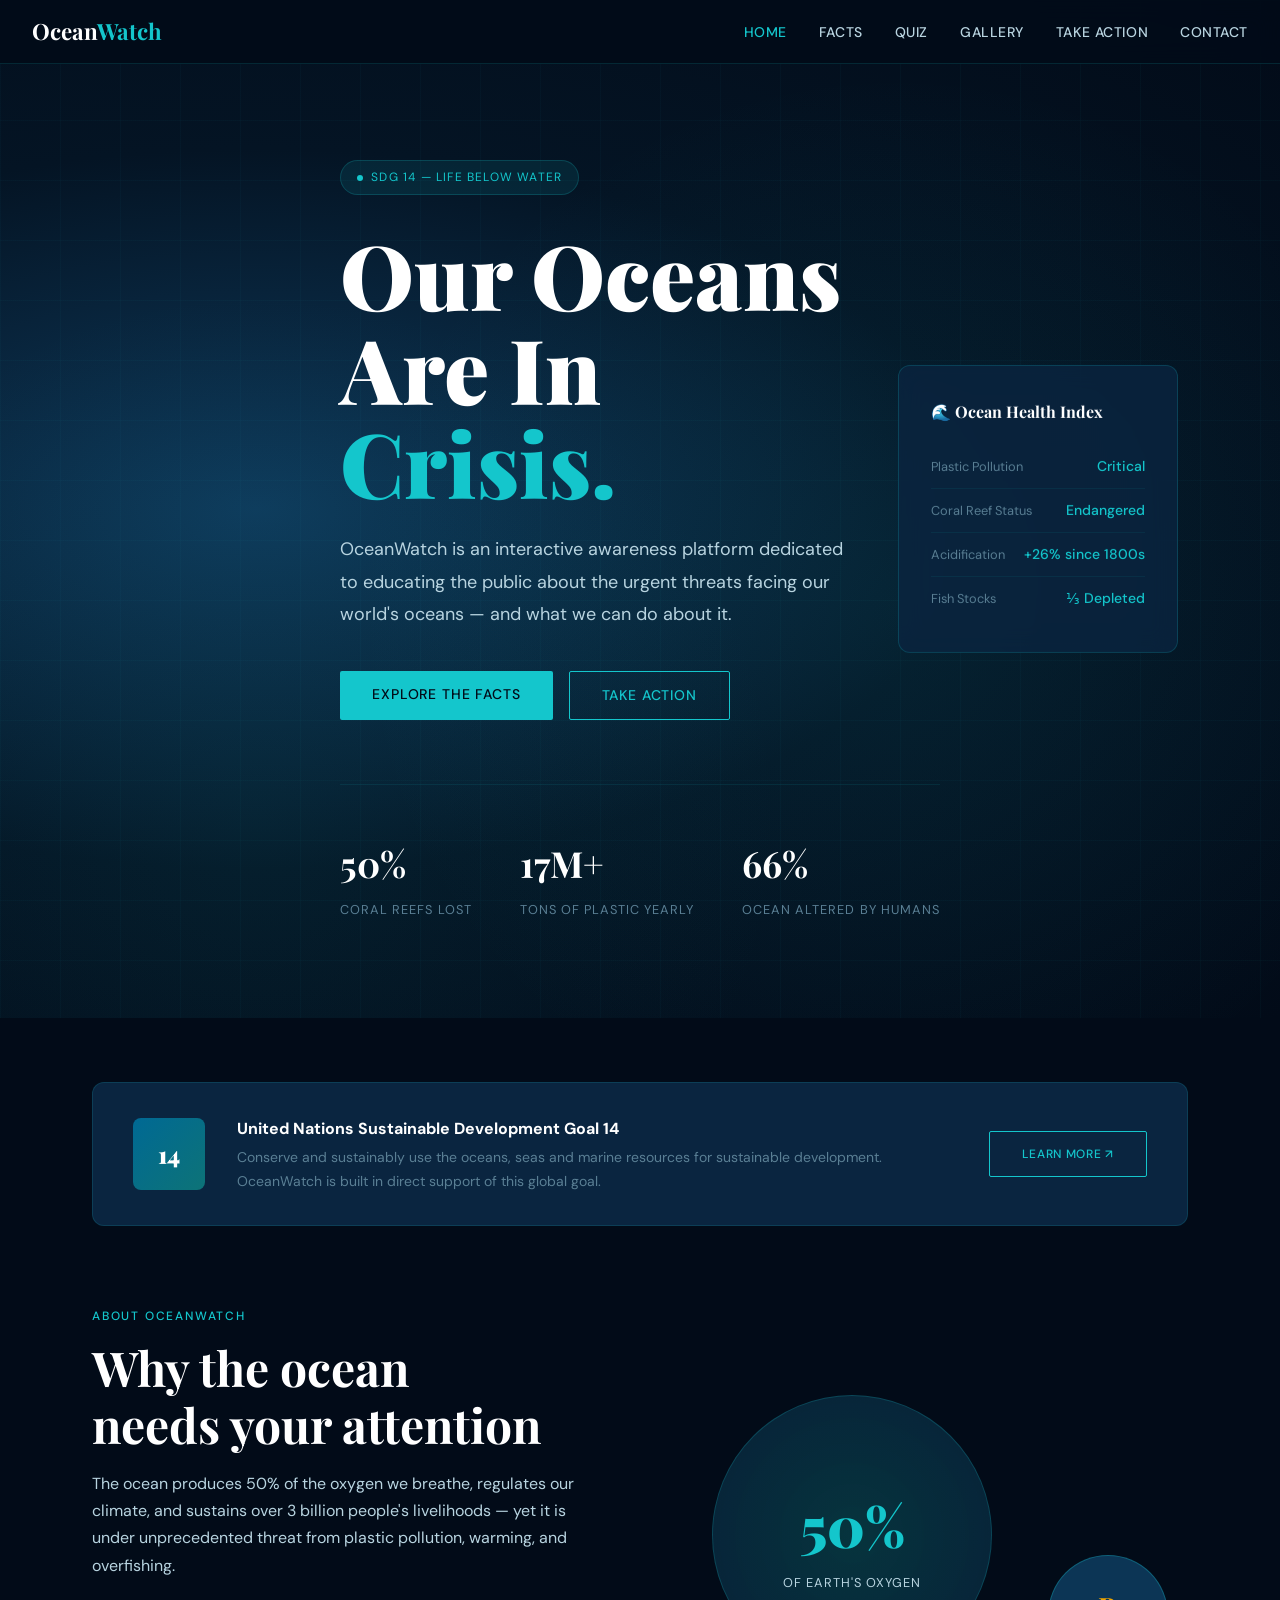
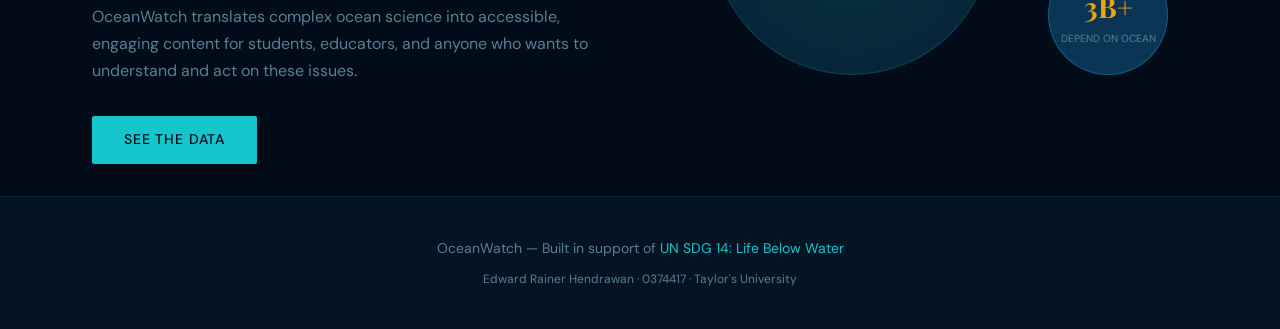
<file: index.html>
<!DOCTYPE html>
<html lang="en">
<head>
  <meta charset="UTF-8">
  <meta name="viewport" content="width=device-width, initial-scale=1.0">
  <title>OceanWatch — Life Below Water</title>
  <link rel="stylesheet" href="style.css">
  <style>
    .hero {
      min-height: 100vh;
      display: flex;
      align-items: center;
      position: relative;
      overflow: hidden;
      background: radial-gradient(ellipse at 20% 50%, #0e3a5c 0%, #041424 50%, #020b18 100%);
    }

    .hero::before {
      content: '';
      position: absolute;
      inset: 0;
      background:
        radial-gradient(circle at 70% 60%, rgba(20,198,204,0.08) 0%, transparent 50%),
        radial-gradient(circle at 20% 80%, rgba(13,115,119,0.12) 0%, transparent 40%);
    }

    .hero-grid {
      position: absolute;
      inset: 0;
      background-image:
        linear-gradient(rgba(20,198,204,0.03) 1px, transparent 1px),
        linear-gradient(90deg, rgba(20,198,204,0.03) 1px, transparent 1px);
      background-size: 60px 60px;
    }

    .hero-content {
      position: relative;
      z-index: 2;
      padding-top: 64px;
    }

    .hero-eyebrow {
      display: inline-flex;
      align-items: center;
      gap: 0.5rem;
      background: rgba(20,198,204,0.1);
      border: 1px solid rgba(20,198,204,0.2);
      padding: 0.4rem 1rem;
      border-radius: 100px;
      font-size: 0.75rem;
      letter-spacing: 0.1em;
      text-transform: uppercase;
      color: var(--glow);
      margin-bottom: 2rem;
    }

    .hero-eyebrow::before {
      content: '';
      width: 6px; height: 6px;
      background: var(--glow);
      border-radius: 50%;
      animation: pulse 2s infinite;
    }

    @keyframes pulse {
      0%, 100% { opacity: 1; transform: scale(1); }
      50% { opacity: 0.4; transform: scale(0.8); }
    }

    .hero h1 {
      font-family: 'Playfair Display', serif;
      font-size: clamp(3rem, 7vw, 6rem);
      font-weight: 900;
      color: var(--white);
      line-height: 1.05;
      margin-bottom: 1.5rem;
    }

    .hero h1 em {
      font-style: normal;
      color: var(--glow);
      display: block;
    }

    .hero-desc {
      font-size: 1.125rem;
      color: var(--text);
      max-width: 520px;
      margin-bottom: 2.5rem;
      line-height: 1.8;
    }

    .hero-btns { display: flex; gap: 1rem; flex-wrap: wrap; }

    .hero-stats {
      display: flex;
      gap: 3rem;
      margin-top: 4rem;
      padding-top: 3rem;
      border-top: 1px solid rgba(20,198,204,0.1);
    }

    .hero-stat-num {
      font-family: 'Playfair Display', serif;
      font-size: 2.25rem;
      font-weight: 700;
      color: var(--white);
      display: block;
    }

    .hero-stat-label {
      font-size: 0.8rem;
      color: var(--muted);
      text-transform: uppercase;
      letter-spacing: 0.08em;
    }

    .floating-card {
      position: absolute;
      right: 8%;
      top: 50%;
      transform: translateY(-50%);
      background: rgba(10, 37, 64, 0.8);
      border: 1px solid rgba(20,198,204,0.2);
      backdrop-filter: blur(12px);
      border-radius: 12px;
      padding: 2rem;
      width: 280px;
      animation: float 4s ease-in-out infinite;
    }

    .floating-card h3 {
      font-family: 'Playfair Display', serif;
      color: var(--white);
      font-size: 1rem;
      margin-bottom: 1.25rem;
    }

    .card-stat {
      display: flex;
      justify-content: space-between;
      align-items: center;
      padding: 0.6rem 0;
      border-bottom: 1px solid rgba(20,198,204,0.08);
    }

    .card-stat:last-child { border-bottom: none; }
    .card-stat-label { font-size: 0.8rem; color: var(--muted); }
    .card-stat-val { font-size: 0.875rem; color: var(--glow); font-weight: 500; }

    /* SDG BANNER */
    .sdg-banner {
      background: var(--ocean);
      border: 1px solid rgba(20,198,204,0.15);
      border-radius: 12px;
      padding: 2rem 2.5rem;
      display: flex;
      align-items: center;
      gap: 2rem;
      margin: 0 0 5rem;
    }

    .sdg-badge {
      flex-shrink: 0;
      width: 72px; height: 72px;
      background: linear-gradient(135deg, #006994, #0d7377);
      border-radius: 8px;
      display: flex;
      align-items: center;
      justify-content: center;
      font-family: 'Playfair Display', serif;
      font-size: 1.5rem;
      font-weight: 900;
      color: white;
    }

    .sdg-text h3 { color: var(--white); font-size: 1rem; margin-bottom: 0.25rem; }
    .sdg-text p { font-size: 0.875rem; color: var(--muted); }

    /* ABOUT SECTION */
    .about-grid {
      display: grid;
      grid-template-columns: 1fr 1fr;
      gap: 4rem;
      align-items: center;
    }

    .about-visual {
      position: relative;
      height: 360px;
    }

    .about-circle {
      position: absolute;
      border-radius: 50%;
    }

    .circle-1 {
      width: 280px; height: 280px;
      background: radial-gradient(circle, rgba(13,115,119,0.4), rgba(10,37,64,0.8));
      border: 1px solid rgba(20,198,204,0.2);
      top: 40px; left: 40px;
      display: flex;
      align-items: center;
      justify-content: center;
      flex-direction: column;
      text-align: center;
    }

    .circle-1 span:first-child {
      font-family: 'Playfair Display', serif;
      font-size: 3.5rem;
      font-weight: 900;
      color: var(--glow);
      display: block;
    }

    .circle-1 span:last-child {
      font-size: 0.8rem;
      color: var(--text);
      text-transform: uppercase;
      letter-spacing: 0.08em;
    }

    .circle-2 {
      width: 120px; height: 120px;
      background: rgba(14, 58, 92, 0.9);
      border: 1px solid rgba(20,198,204,0.3);
      right: 20px; bottom: 40px;
      display: flex;
      align-items: center;
      justify-content: center;
      flex-direction: column;
      text-align: center;
      animation: float 5s ease-in-out infinite;
    }

    .circle-2 span:first-child {
      font-family: 'Playfair Display', serif;
      font-size: 1.75rem;
      font-weight: 700;
      color: var(--accent);
      display: block;
    }

    .circle-2 span:last-child { font-size: 0.65rem; color: var(--muted); text-transform: uppercase; }
  </style>
</head>
<body>

<nav>
  <a href="index.html" class="nav-logo">Ocean<span>Watch</span></a>
  <ul class="nav-links">
    <li><a href="index.html" class="active">Home</a></li>
    <li><a href="facts.html">Facts</a></li>
    <li><a href="quiz.html">Quiz</a></li>
    <li><a href="gallery.html">Gallery</a></li>
    <li><a href="action.html">Take Action</a></li>
    <li><a href="contact.html">Contact</a></li>
  </ul>
</nav>

<section class="hero">
  <div class="hero-grid"></div>
  <div class="container">
    <div class="hero-content">
      <div class="hero-eyebrow">SDG 14 — Life Below Water</div>
      <h1 class="fade-up-1">
        Our Oceans<br>Are In
        <em>Crisis.</em>
      </h1>
      <p class="hero-desc fade-up-2">
        OceanWatch is an interactive awareness platform dedicated to educating the public about the urgent threats facing our world's oceans — and what we can do about it.
      </p>
      <div class="hero-btns fade-up-3">
        <a href="facts.html" class="btn btn-primary">Explore the Facts</a>
        <a href="action.html" class="btn btn-outline">Take Action</a>
      </div>
      <div class="hero-stats fade-up-4">
        <div>
          <span class="hero-stat-num">50%</span>
          <span class="hero-stat-label">Coral reefs lost</span>
        </div>
        <div>
          <span class="hero-stat-num">17M+</span>
          <span class="hero-stat-label">Tons of plastic yearly</span>
        </div>
        <div>
          <span class="hero-stat-num">66%</span>
          <span class="hero-stat-label">Ocean altered by humans</span>
        </div>
      </div>
    </div>
  </div>
  <div class="floating-card">
    <h3>🌊 Ocean Health Index</h3>
    <div class="card-stat">
      <span class="card-stat-label">Plastic Pollution</span>
      <span class="card-stat-val">Critical</span>
    </div>
    <div class="card-stat">
      <span class="card-stat-label">Coral Reef Status</span>
      <span class="card-stat-val">Endangered</span>
    </div>
    <div class="card-stat">
      <span class="card-stat-label">Acidification</span>
      <span class="card-stat-val">+26% since 1800s</span>
    </div>
    <div class="card-stat">
      <span class="card-stat-label">Fish Stocks</span>
      <span class="card-stat-val">⅓ Depleted</span>
    </div>
  </div>
</section>

<section style="padding: 4rem 0 2rem;">
  <div class="container">
    <div class="sdg-banner fade-up">
      <div class="sdg-badge">14</div>
      <div class="sdg-text">
        <h3>United Nations Sustainable Development Goal 14</h3>
        <p>Conserve and sustainably use the oceans, seas and marine resources for sustainable development. OceanWatch is built in direct support of this global goal.</p>
      </div>
      <a href="https://sdgs.un.org/goals/goal14" target="_blank" class="btn btn-outline" style="flex-shrink:0; font-size:0.75rem;">Learn More ↗</a>
    </div>

    <div class="about-grid">
      <div>
        <span class="section-tag">About OceanWatch</span>
        <h2 class="section-title">Why the ocean<br>needs your attention</h2>
        <p style="color: var(--text); margin-bottom: 1.5rem;">
          The ocean produces 50% of the oxygen we breathe, regulates our climate, and sustains over 3 billion people's livelihoods — yet it is under unprecedented threat from plastic pollution, warming, and overfishing.
        </p>
        <p style="color: var(--muted); margin-bottom: 2rem;">
          OceanWatch translates complex ocean science into accessible, engaging content for students, educators, and anyone who wants to understand and act on these issues.
        </p>
        <a href="facts.html" class="btn btn-primary">See the Data</a>
      </div>
      <div class="about-visual">
        <div class="about-circle circle-1">
          <span>50%</span>
          <span>of Earth's oxygen</span>
        </div>
        <div class="about-circle circle-2">
          <span>3B+</span>
          <span>depend on ocean</span>
        </div>
      </div>
    </div>
  </div>
</section>

<footer>
  <div class="container">
    <p>OceanWatch — Built in support of <a href="https://sdgs.un.org/goals/goal14">UN SDG 14: Life Below Water</a></p>
    <p style="margin-top:0.5rem; font-size:0.75rem;">Edward Rainer Hendrawan · 0374417 · Taylor's University</p>
  </div>
</footer>

</body>
</html>
</file>
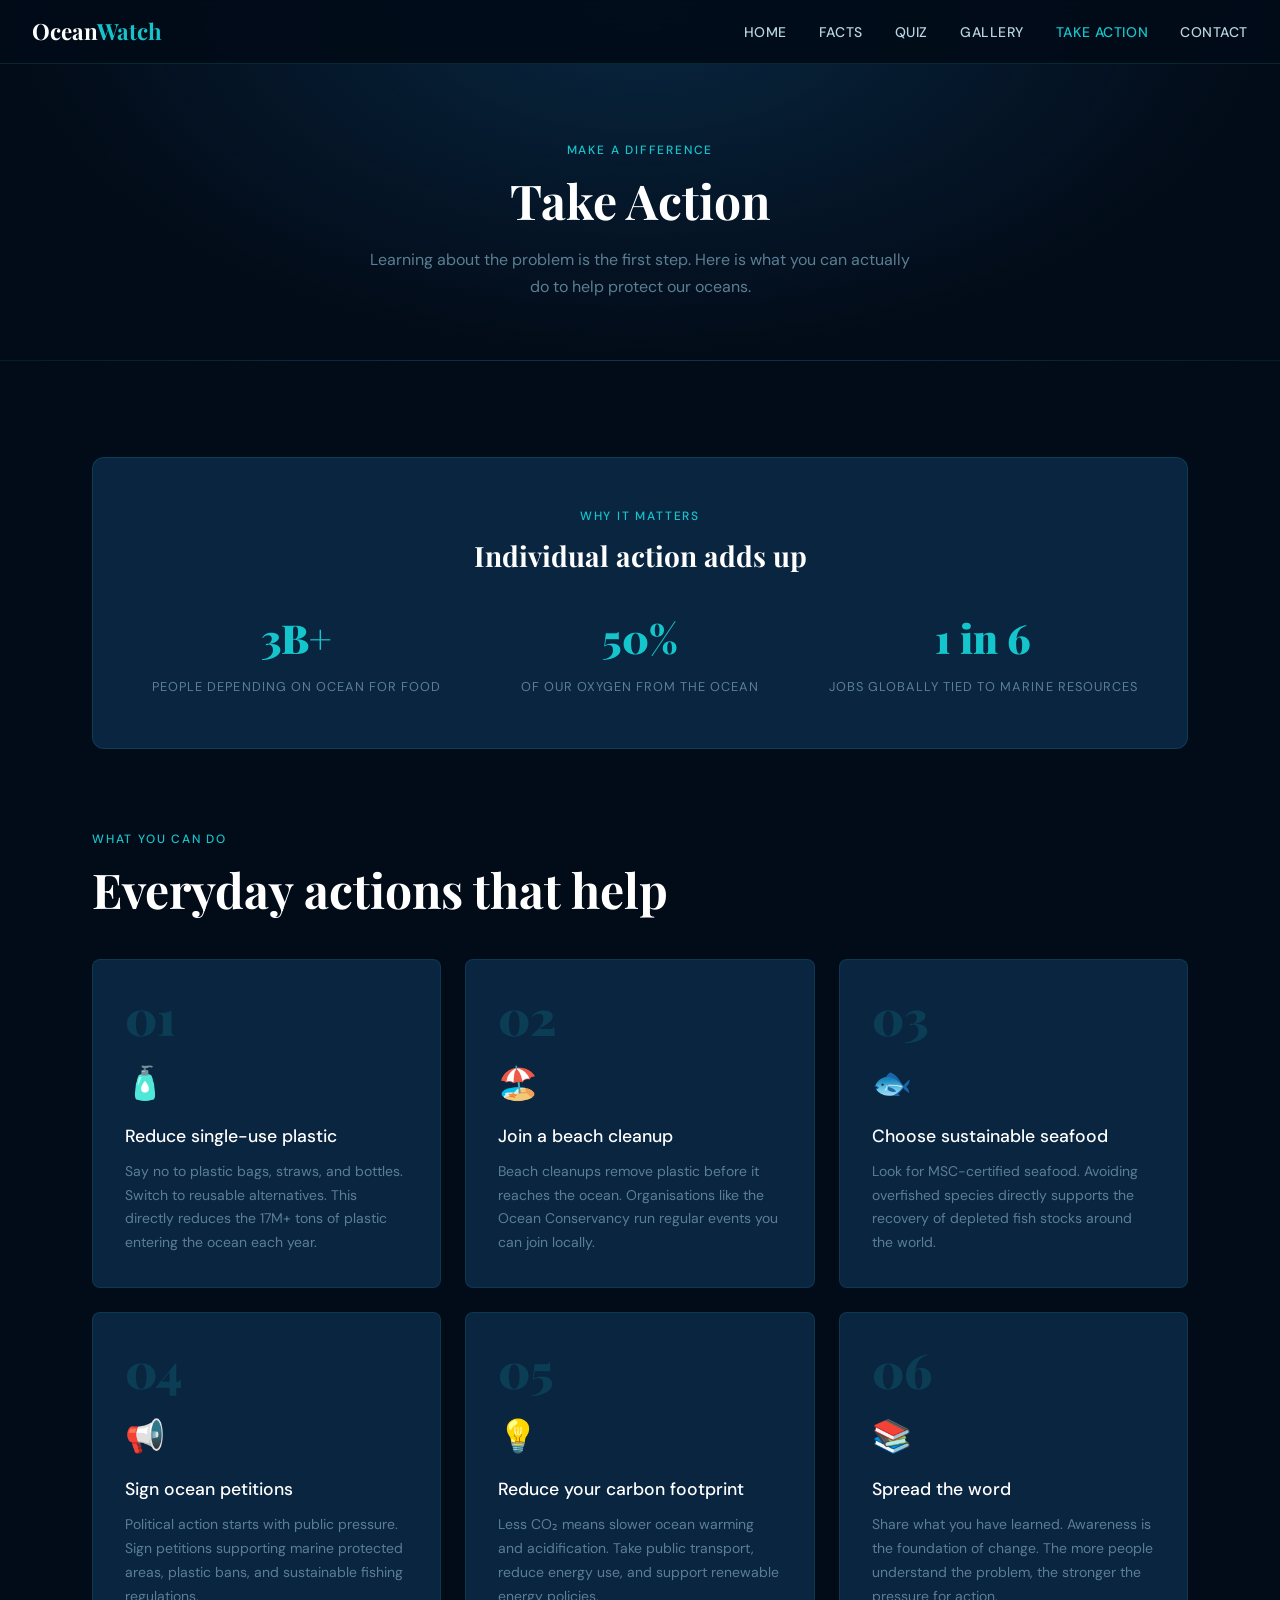
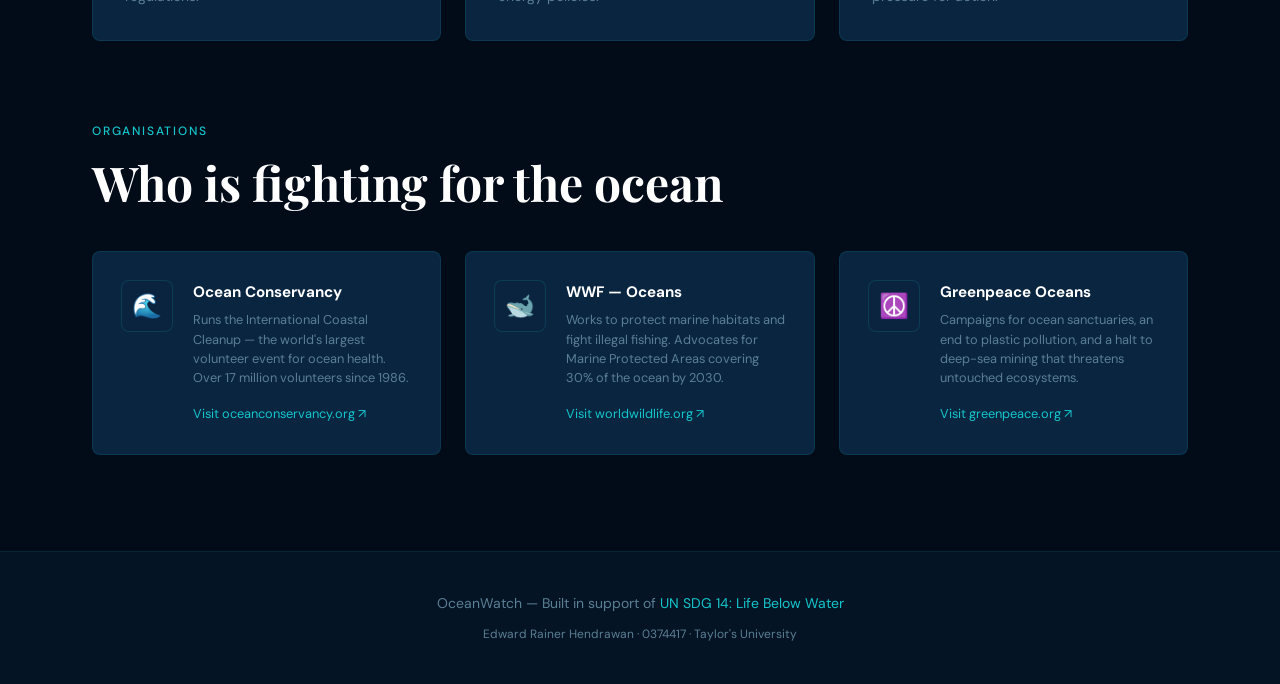
<file: action.html>
<!DOCTYPE html>
<html lang="en">
<head>
  <meta charset="UTF-8">
  <meta name="viewport" content="width=device-width, initial-scale=1.0">
  <title>Take Action — OceanWatch</title>
  <link rel="stylesheet" href="style.css">
  <style>
    .page-hero { padding: 140px 0 60px; background: radial-gradient(ellipse at 50% 0%, rgba(14,58,92,0.6) 0%, transparent 70%); border-bottom: 1px solid rgba(20,198,204,0.1); text-align: center; }

    .actions-grid {
      display: grid;
      grid-template-columns: repeat(auto-fit, minmax(280px, 1fr));
      gap: 1.5rem;
      margin-bottom: 5rem;
    }

    .action-card {
      background: var(--ocean);
      border: 1px solid rgba(20,198,204,0.12);
      border-radius: 8px;
      padding: 2rem;
      transition: border-color 0.25s, transform 0.25s;
    }

    .action-card:hover { border-color: rgba(20,198,204,0.35); transform: translateY(-4px); }

    .action-number {
      font-family: 'Playfair Display', serif;
      font-size: 3rem;
      font-weight: 900;
      color: rgba(20,198,204,0.15);
      line-height: 1;
      margin-bottom: 1rem;
    }

    .action-icon { font-size: 2rem; margin-bottom: 0.75rem; display: block; }
    .action-title { color: var(--white); font-size: 1.1rem; font-weight: 500; margin-bottom: 0.5rem; }
    .action-desc { color: var(--muted); font-size: 0.875rem; line-height: 1.7; }

    /* ORGS */
    .orgs-grid {
      display: grid;
      grid-template-columns: repeat(auto-fit, minmax(300px, 1fr));
      gap: 1.5rem;
    }

    .org-card {
      background: var(--ocean);
      border: 1px solid rgba(20,198,204,0.12);
      border-radius: 8px;
      padding: 1.75rem;
      display: flex;
      align-items: flex-start;
      gap: 1.25rem;
      transition: border-color 0.25s;
    }

    .org-card:hover { border-color: rgba(20,198,204,0.3); }

    .org-logo {
      width: 52px; height: 52px;
      border-radius: 8px;
      background: rgba(10,37,64,0.8);
      display: flex;
      align-items: center;
      justify-content: center;
      font-size: 1.5rem;
      flex-shrink: 0;
      border: 1px solid rgba(20,198,204,0.15);
    }

    .org-info h4 { color: var(--white); font-size: 0.95rem; margin-bottom: 0.25rem; }
    .org-info p { color: var(--muted); font-size: 0.8rem; line-height: 1.5; margin-bottom: 0.75rem; }
    .org-link { color: var(--glow); font-size: 0.8rem; text-decoration: none; transition: color 0.2s; }
    .org-link:hover { color: var(--white); }

    /* IMPACT BAR */
    .impact-section {
      background: var(--ocean);
      border: 1px solid rgba(20,198,204,0.15);
      border-radius: 12px;
      padding: 3rem;
      margin-bottom: 5rem;
      text-align: center;
    }

    .impact-grid { display: grid; grid-template-columns: repeat(3,1fr); gap: 2rem; margin-top: 2rem; }
    .impact-item span:first-child { font-family: 'Playfair Display', serif; font-size: 2.5rem; font-weight: 900; color: var(--glow); display: block; }
    .impact-item span:last-child { font-size: 0.8rem; color: var(--muted); text-transform: uppercase; letter-spacing: 0.08em; }
  </style>
</head>
<body>

<nav>
  <a href="index.html" class="nav-logo">Ocean<span>Watch</span></a>
  <ul class="nav-links">
    <li><a href="index.html">Home</a></li>
    <li><a href="facts.html">Facts</a></li>
    <li><a href="quiz.html">Quiz</a></li>
    <li><a href="gallery.html">Gallery</a></li>
    <li><a href="action.html" class="active">Take Action</a></li>
    <li><a href="contact.html">Contact</a></li>
  </ul>
</nav>

<div class="page-hero">
  <div class="container">
    <span class="section-tag">Make a Difference</span>
    <h1 class="section-title">Take Action</h1>
    <p class="section-sub" style="margin: 0 auto;">Learning about the problem is the first step. Here is what you can actually do to help protect our oceans.</p>
  </div>
</div>

<section>
  <div class="container">

    <div class="impact-section fade-up">
      <span class="section-tag">Why it matters</span>
      <h2 class="section-title" style="font-size:1.75rem;">Individual action adds up</h2>
      <div class="impact-grid">
        <div class="impact-item">
          <span>3B+</span>
          <span>People depending on ocean for food</span>
        </div>
        <div class="impact-item">
          <span>50%</span>
          <span>Of our oxygen from the ocean</span>
        </div>
        <div class="impact-item">
          <span>1 in 6</span>
          <span>Jobs globally tied to marine resources</span>
        </div>
      </div>
    </div>

    <span class="section-tag">What you can do</span>
    <h2 class="section-title" style="margin-bottom:2.5rem;">Everyday actions that help</h2>
    <div class="actions-grid">
      <div class="action-card fade-up-1">
        <div class="action-number">01</div>
        <span class="action-icon">🧴</span>
        <div class="action-title">Reduce single-use plastic</div>
        <p class="action-desc">Say no to plastic bags, straws, and bottles. Switch to reusable alternatives. This directly reduces the 17M+ tons of plastic entering the ocean each year.</p>
      </div>
      <div class="action-card fade-up-2">
        <div class="action-number">02</div>
        <span class="action-icon">🏖️</span>
        <div class="action-title">Join a beach cleanup</div>
        <p class="action-desc">Beach cleanups remove plastic before it reaches the ocean. Organisations like the Ocean Conservancy run regular events you can join locally.</p>
      </div>
      <div class="action-card fade-up-3">
        <div class="action-number">03</div>
        <span class="action-icon">🐟</span>
        <div class="action-title">Choose sustainable seafood</div>
        <p class="action-desc">Look for MSC-certified seafood. Avoiding overfished species directly supports the recovery of depleted fish stocks around the world.</p>
      </div>
      <div class="action-card fade-up-1">
        <div class="action-number">04</div>
        <span class="action-icon">📢</span>
        <div class="action-title">Sign ocean petitions</div>
        <p class="action-desc">Political action starts with public pressure. Sign petitions supporting marine protected areas, plastic bans, and sustainable fishing regulations.</p>
      </div>
      <div class="action-card fade-up-2">
        <div class="action-number">05</div>
        <span class="action-icon">💡</span>
        <div class="action-title">Reduce your carbon footprint</div>
        <p class="action-desc">Less CO₂ means slower ocean warming and acidification. Take public transport, reduce energy use, and support renewable energy policies.</p>
      </div>
      <div class="action-card fade-up-3">
        <div class="action-number">06</div>
        <span class="action-icon">📚</span>
        <div class="action-title">Spread the word</div>
        <p class="action-desc">Share what you have learned. Awareness is the foundation of change. The more people understand the problem, the stronger the pressure for action.</p>
      </div>
    </div>

    <span class="section-tag">Organisations</span>
    <h2 class="section-title" style="margin-bottom:2.5rem;">Who is fighting for the ocean</h2>
    <div class="orgs-grid">
      <div class="org-card fade-up-1">
        <div class="org-logo">🌊</div>
        <div class="org-info">
          <h4>Ocean Conservancy</h4>
          <p>Runs the International Coastal Cleanup — the world's largest volunteer event for ocean health. Over 17 million volunteers since 1986.</p>
          <a href="https://oceanconservancy.org" target="_blank" class="org-link">Visit oceanconservancy.org ↗</a>
        </div>
      </div>
      <div class="org-card fade-up-2">
        <div class="org-logo">🐋</div>
        <div class="org-info">
          <h4>WWF — Oceans</h4>
          <p>Works to protect marine habitats and fight illegal fishing. Advocates for Marine Protected Areas covering 30% of the ocean by 2030.</p>
          <a href="https://www.worldwildlife.org/initiatives/oceans" target="_blank" class="org-link">Visit worldwildlife.org ↗</a>
        </div>
      </div>
      <div class="org-card fade-up-3">
        <div class="org-logo">☮️</div>
        <div class="org-info">
          <h4>Greenpeace Oceans</h4>
          <p>Campaigns for ocean sanctuaries, an end to plastic pollution, and a halt to deep-sea mining that threatens untouched ecosystems.</p>
          <a href="https://www.greenpeace.org/international/act/oceans/" target="_blank" class="org-link">Visit greenpeace.org ↗</a>
        </div>
      </div>
    </div>
  </div>
</section>

<footer>
  <div class="container">
    <p>OceanWatch — Built in support of <a href="https://sdgs.un.org/goals/goal14">UN SDG 14: Life Below Water</a></p>
    <p style="margin-top:0.5rem; font-size:0.75rem;">Edward Rainer Hendrawan · 0374417 · Taylor's University</p>
  </div>
</footer>
</body>
</html>
</file>
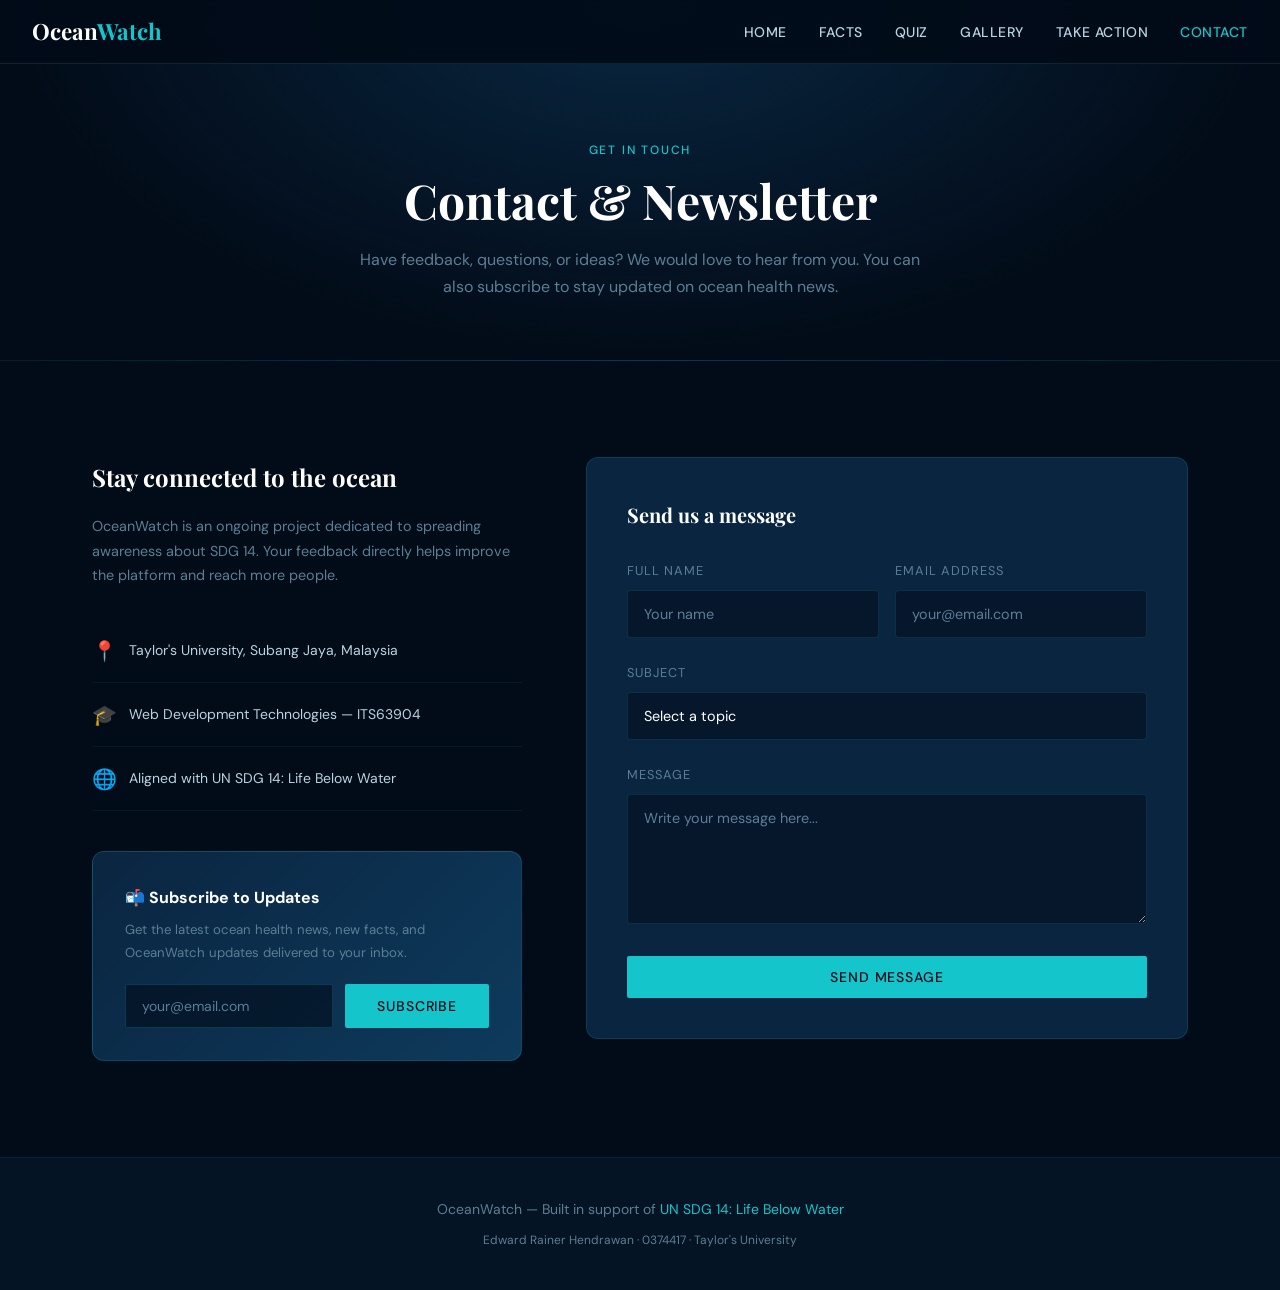
<file: contact.html>
<!DOCTYPE html>
<html lang="en">
<head>
  <meta charset="UTF-8">
  <meta name="viewport" content="width=device-width, initial-scale=1.0">
  <title>Contact — OceanWatch</title>
  <link rel="stylesheet" href="style.css">
  <style>
    .page-hero { padding: 140px 0 60px; background: radial-gradient(ellipse at 50% 0%, rgba(14,58,92,0.6) 0%, transparent 70%); border-bottom: 1px solid rgba(20,198,204,0.1); text-align: center; }

    .contact-grid { display: grid; grid-template-columns: 1fr 1.4fr; gap: 4rem; align-items: start; }

    .contact-info h3 {
      font-family: 'Playfair Display', serif;
      color: var(--white);
      font-size: 1.5rem;
      margin-bottom: 1rem;
    }

    .contact-info p { color: var(--muted); font-size: 0.9rem; margin-bottom: 2rem; line-height: 1.7; }

    .contact-detail {
      display: flex;
      align-items: center;
      gap: 0.75rem;
      padding: 0.9rem 0;
      border-bottom: 1px solid rgba(20,198,204,0.08);
      color: var(--text);
      font-size: 0.875rem;
    }

    .contact-detail span:first-child { font-size: 1.25rem; }

    /* NEWSLETTER */
    .newsletter-block {
      background: linear-gradient(135deg, var(--ocean), var(--mid));
      border: 1px solid rgba(20,198,204,0.2);
      border-radius: 12px;
      padding: 2rem;
      margin-top: 2.5rem;
    }

    .newsletter-block h4 { color: var(--white); margin-bottom: 0.5rem; font-size: 1rem; }
    .newsletter-block p { color: var(--muted); font-size: 0.825rem; margin-bottom: 1.25rem; }

    .newsletter-row { display: flex; gap: 0.75rem; }

    .newsletter-row input {
      flex: 1;
      padding: 0.75rem 1rem;
      background: rgba(2,11,24,0.6);
      border: 1px solid rgba(20,198,204,0.2);
      border-radius: 2px;
      color: var(--white);
      font-family: 'DM Sans', sans-serif;
      font-size: 0.875rem;
      outline: none;
      transition: border-color 0.2s;
    }

    .newsletter-row input:focus { border-color: var(--glow); }
    .newsletter-row input::placeholder { color: var(--muted); }

    /* FORM */
    .contact-form {
      background: var(--ocean);
      border: 1px solid rgba(20,198,204,0.15);
      border-radius: 12px;
      padding: 2.5rem;
    }

    .form-group { margin-bottom: 1.5rem; }

    .form-label {
      display: block;
      font-size: 0.8rem;
      color: var(--muted);
      text-transform: uppercase;
      letter-spacing: 0.08em;
      margin-bottom: 0.5rem;
    }

    .form-input, .form-select, .form-textarea {
      width: 100%;
      padding: 0.875rem 1rem;
      background: rgba(2,11,24,0.5);
      border: 1px solid rgba(20,198,204,0.15);
      border-radius: 4px;
      color: var(--white);
      font-family: 'DM Sans', sans-serif;
      font-size: 0.9rem;
      outline: none;
      transition: border-color 0.2s;
    }

    .form-input:focus, .form-select:focus, .form-textarea:focus { border-color: var(--glow); }
    .form-input::placeholder, .form-textarea::placeholder { color: var(--muted); }

    .form-select { appearance: none; cursor: pointer; }
    .form-select option { background: var(--ocean); }
    .form-textarea { resize: vertical; min-height: 130px; }

    .form-row { display: grid; grid-template-columns: 1fr 1fr; gap: 1rem; }

    .success-msg {
      display: none;
      background: rgba(34,197,94,0.1);
      border: 1px solid rgba(34,197,94,0.3);
      border-radius: 6px;
      padding: 1rem 1.25rem;
      color: #86efac;
      font-size: 0.875rem;
      margin-top: 1rem;
    }
  </style>
</head>
<body>

<nav>
  <a href="index.html" class="nav-logo">Ocean<span>Watch</span></a>
  <ul class="nav-links">
    <li><a href="index.html">Home</a></li>
    <li><a href="facts.html">Facts</a></li>
    <li><a href="quiz.html">Quiz</a></li>
    <li><a href="gallery.html">Gallery</a></li>
    <li><a href="action.html">Take Action</a></li>
    <li><a href="contact.html" class="active">Contact</a></li>
  </ul>
</nav>

<div class="page-hero">
  <div class="container">
    <span class="section-tag">Get In Touch</span>
    <h1 class="section-title">Contact & Newsletter</h1>
    <p class="section-sub" style="margin: 0 auto;">Have feedback, questions, or ideas? We would love to hear from you. You can also subscribe to stay updated on ocean health news.</p>
  </div>
</div>

<section>
  <div class="container">
    <div class="contact-grid">
      <div>
        <div class="contact-info fade-up">
          <h3>Stay connected to the ocean</h3>
          <p>OceanWatch is an ongoing project dedicated to spreading awareness about SDG 14. Your feedback directly helps improve the platform and reach more people.</p>
          <div class="contact-detail">
            <span>📍</span>
            <span>Taylor's University, Subang Jaya, Malaysia</span>
          </div>
          <div class="contact-detail">
            <span>🎓</span>
            <span>Web Development Technologies — ITS63904</span>
          </div>
          <div class="contact-detail">
            <span>🌐</span>
            <span>Aligned with UN SDG 14: Life Below Water</span>
          </div>
        </div>

        <div class="newsletter-block fade-up-2">
          <h4>📬 Subscribe to Updates</h4>
          <p>Get the latest ocean health news, new facts, and OceanWatch updates delivered to your inbox.</p>
          <div class="newsletter-row">
            <input type="email" placeholder="your@email.com" id="newsletter-email">
            <button class="btn btn-primary" onclick="subscribeNewsletter()">Subscribe</button>
          </div>
          <div id="newsletter-msg" style="display:none; margin-top:0.75rem; font-size:0.8rem; color:#86efac;">
            ✓ Thank you for subscribing!
          </div>
        </div>
      </div>

      <div class="contact-form fade-up">
        <h3 style="font-family:'Playfair Display',serif; color:var(--white); margin-bottom:1.75rem; font-size:1.25rem;">Send us a message</h3>

        <div class="form-row">
          <div class="form-group">
            <label class="form-label">Full Name</label>
            <input class="form-input" type="text" placeholder="Your name" id="f-name">
          </div>
          <div class="form-group">
            <label class="form-label">Email Address</label>
            <input class="form-input" type="email" placeholder="your@email.com" id="f-email">
          </div>
        </div>

        <div class="form-group">
          <label class="form-label">Subject</label>
          <select class="form-select" id="f-subject">
            <option value="">Select a topic</option>
            <option>General Feedback</option>
            <option>Report an Issue</option>
            <option>Suggest Content</option>
            <option>Partnership Inquiry</option>
            <option>Other</option>
          </select>
        </div>

        <div class="form-group">
          <label class="form-label">Message</label>
          <textarea class="form-textarea" placeholder="Write your message here..." id="f-message"></textarea>
        </div>

        <button class="btn btn-primary" onclick="submitForm()" style="width:100%;">Send Message</button>
        <div class="success-msg" id="form-success">✓ Message sent! Thank you for your feedback — we will get back to you soon.</div>
      </div>
    </div>
  </div>
</section>

<footer>
  <div class="container">
    <p>OceanWatch — Built in support of <a href="https://sdgs.un.org/goals/goal14">UN SDG 14: Life Below Water</a></p>
    <p style="margin-top:0.5rem; font-size:0.75rem;">Edward Rainer Hendrawan · 0374417 · Taylor's University</p>
  </div>
</footer>

<script>
  function submitForm() {
    const name = document.getElementById('f-name').value.trim();
    const email = document.getElementById('f-email').value.trim();
    const message = document.getElementById('f-message').value.trim();

    if (!name || !email || !message) {
      alert('Please fill in all required fields.');
      return;
    }

    document.getElementById('form-success').style.display = 'block';
    document.getElementById('f-name').value = '';
    document.getElementById('f-email').value = '';
    document.getElementById('f-subject').value = '';
    document.getElementById('f-message').value = '';

    setTimeout(() => {
      document.getElementById('form-success').style.display = 'none';
    }, 5000);
  }

  function subscribeNewsletter() {
    const email = document.getElementById('newsletter-email').value.trim();
    if (!email) { alert('Please enter your email address.'); return; }
    document.getElementById('newsletter-msg').style.display = 'block';
    document.getElementById('newsletter-email').value = '';
  }
</script>
</body>
</html>
</file>
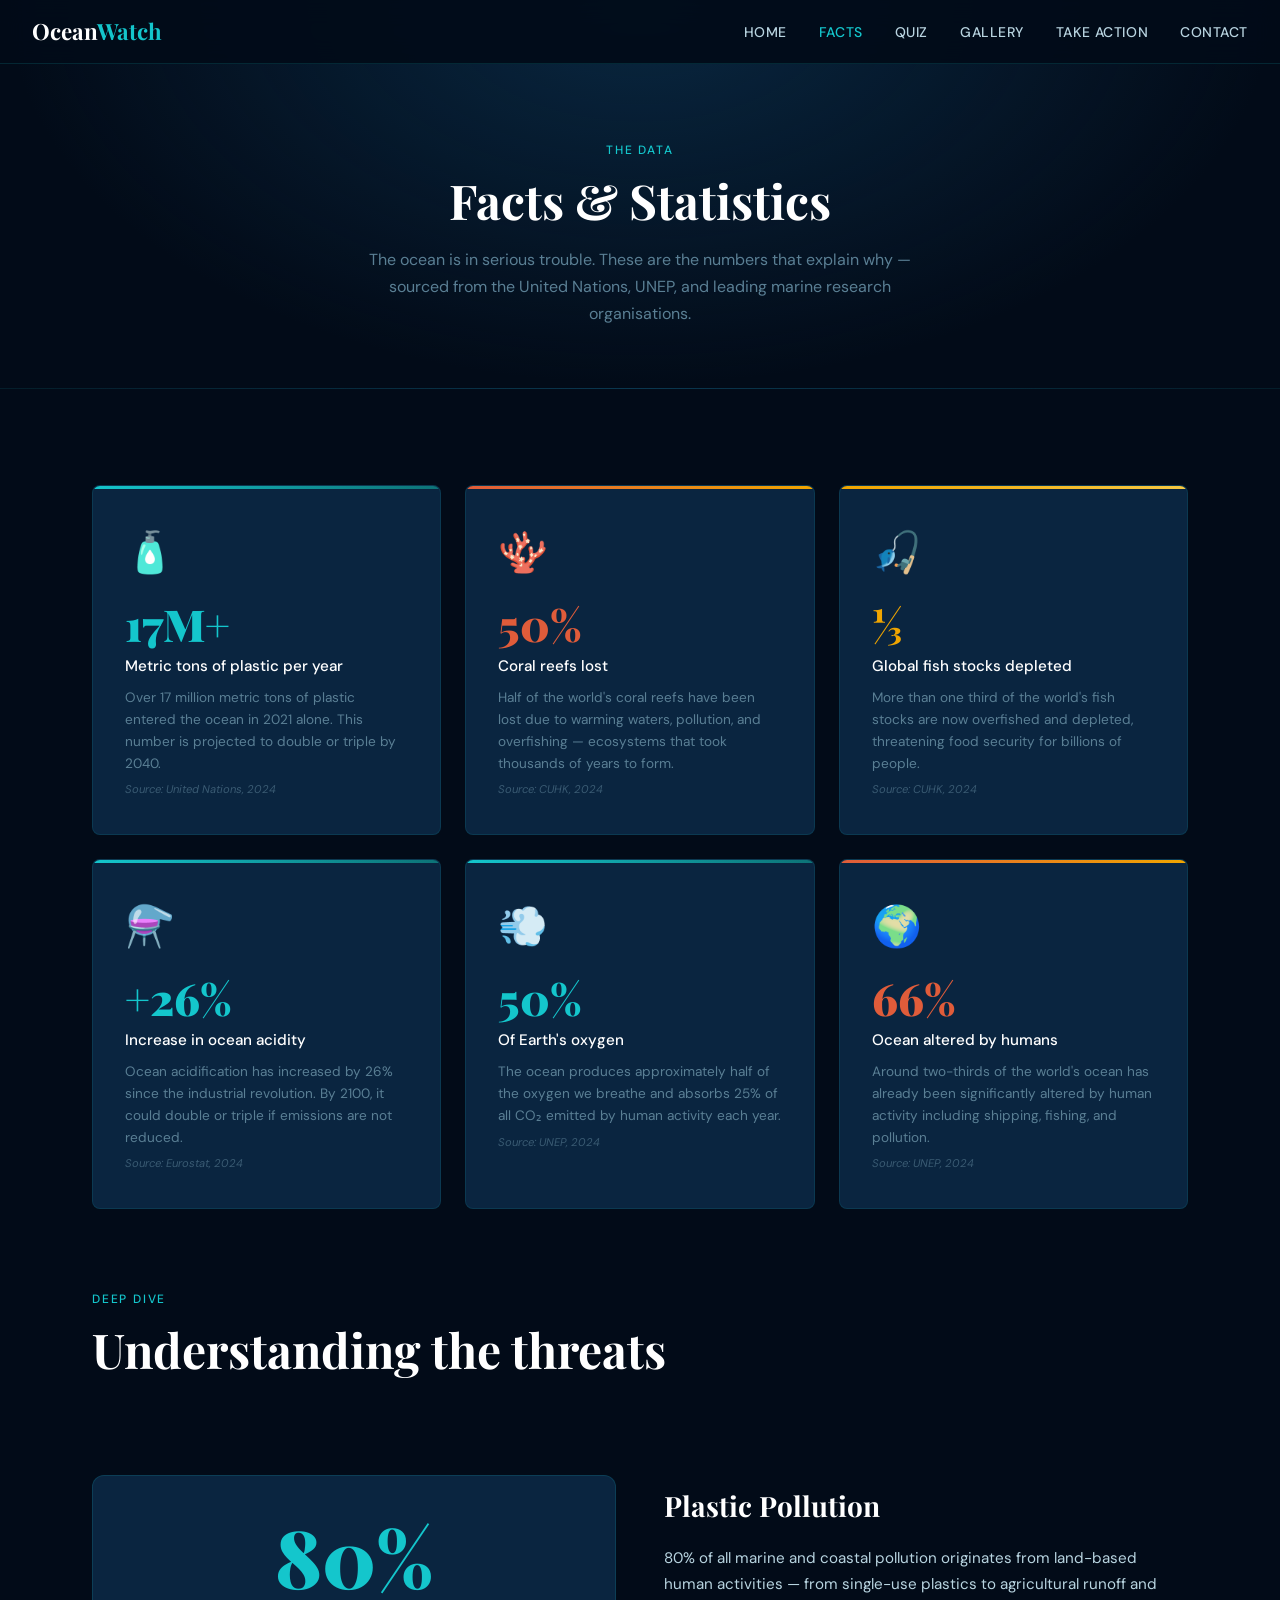
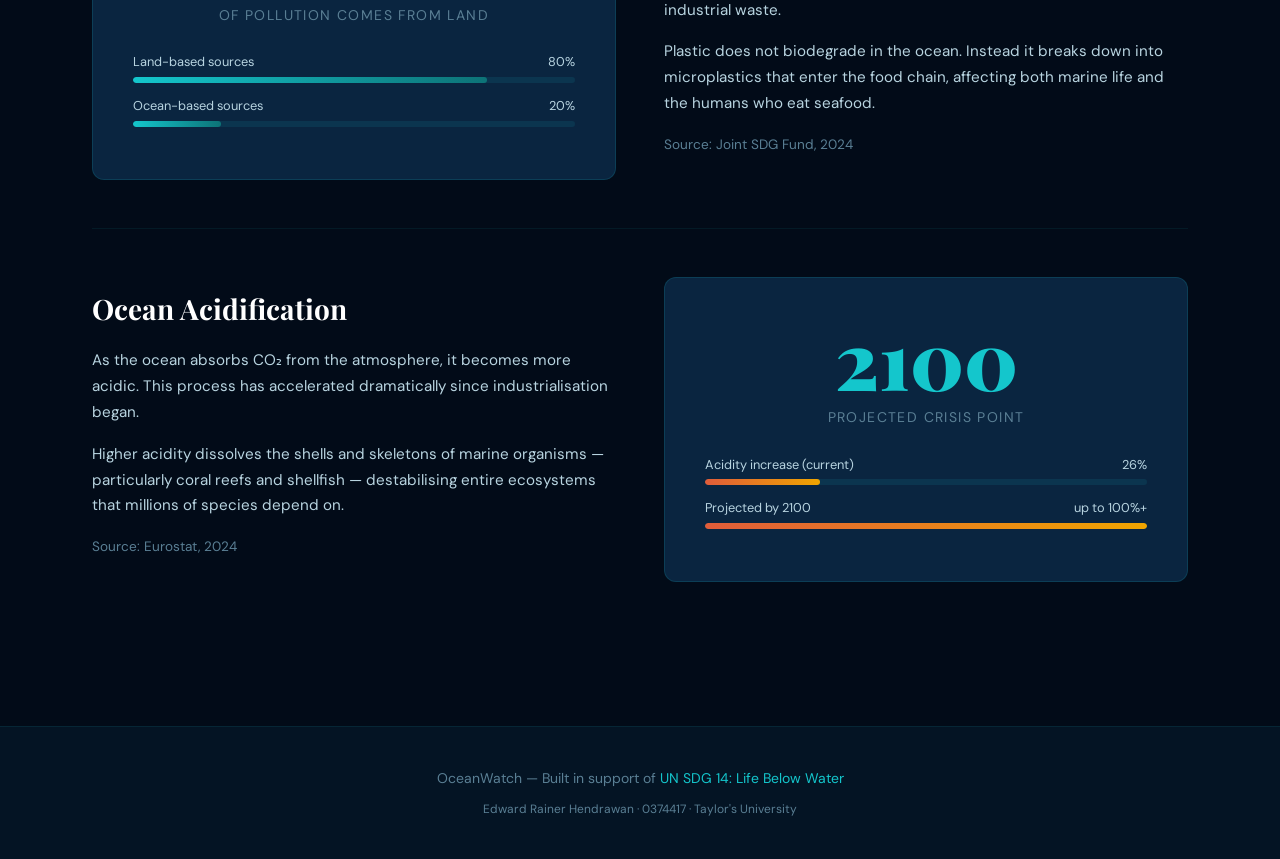
<file: facts.html>
<!DOCTYPE html>
<html lang="en">
<head>
  <meta charset="UTF-8">
  <meta name="viewport" content="width=device-width, initial-scale=1.0">
  <title>Facts & Statistics — OceanWatch</title>
  <link rel="stylesheet" href="style.css">
  <style>
    .page-hero {
      padding: 140px 0 60px;
      background: radial-gradient(ellipse at 50% 0%, rgba(14,58,92,0.6) 0%, transparent 70%);
      border-bottom: 1px solid rgba(20,198,204,0.1);
      text-align: center;
    }

    .stats-grid {
      display: grid;
      grid-template-columns: repeat(auto-fit, minmax(260px, 1fr));
      gap: 1.5rem;
      margin-bottom: 5rem;
    }

    .stat-card {
      background: var(--ocean);
      border: 1px solid rgba(20,198,204,0.12);
      border-radius: 8px;
      padding: 2rem;
      transition: border-color 0.25s, transform 0.25s;
      position: relative;
      overflow: hidden;
    }

    .stat-card::before {
      content: '';
      position: absolute;
      top: 0; left: 0; right: 0;
      height: 3px;
      background: linear-gradient(90deg, var(--glow), var(--teal));
    }

    .stat-card:hover { border-color: rgba(20,198,204,0.35); transform: translateY(-4px); }

    .stat-icon { font-size: 2.5rem; margin-bottom: 1rem; display: block; }

    .stat-number {
      font-family: 'Playfair Display', serif;
      font-size: 2.75rem;
      font-weight: 900;
      color: var(--glow);
      display: block;
      line-height: 1;
      margin-bottom: 0.5rem;
    }

    .stat-title {
      color: var(--white);
      font-weight: 500;
      font-size: 0.95rem;
      margin-bottom: 0.5rem;
    }

    .stat-desc { font-size: 0.85rem; color: var(--muted); line-height: 1.6; }
    .stat-source { font-size: 0.7rem; color: rgba(90,127,148,0.6); margin-top: 1rem; font-style: italic; }

    /* DANGER CARD */
    .stat-card.danger::before { background: linear-gradient(90deg, var(--danger), #f0a500); }
    .stat-card.danger .stat-number { color: var(--danger); }
    .stat-card.warning::before { background: linear-gradient(90deg, #f0a500, #f5c842); }
    .stat-card.warning .stat-number { color: var(--accent); }

    /* TOPIC SECTIONS */
    .topic-block {
      display: grid;
      grid-template-columns: 1fr 1fr;
      gap: 3rem;
      align-items: center;
      padding: 3rem 0;
      border-bottom: 1px solid rgba(20,198,204,0.08);
    }

    .topic-block:last-child { border-bottom: none; }
    .topic-block.reverse { direction: rtl; }
    .topic-block.reverse > * { direction: ltr; }

    .topic-visual {
      background: var(--ocean);
      border: 1px solid rgba(20,198,204,0.15);
      border-radius: 12px;
      padding: 2.5rem;
      text-align: center;
    }

    .topic-big-num {
      font-family: 'Playfair Display', serif;
      font-size: 5rem;
      font-weight: 900;
      color: var(--glow);
      line-height: 1;
      display: block;
    }

    .topic-big-label {
      font-size: 0.875rem;
      color: var(--muted);
      text-transform: uppercase;
      letter-spacing: 0.1em;
      margin-top: 0.5rem;
      display: block;
    }

    .bar-group { margin-top: 1.5rem; text-align: left; }

    .bar-item { margin-bottom: 0.75rem; }
    .bar-label { font-size: 0.8rem; color: var(--text); margin-bottom: 0.25rem; display: flex; justify-content: space-between; }

    .bar-track {
      height: 6px;
      background: rgba(20,198,204,0.1);
      border-radius: 3px;
      overflow: hidden;
    }

    .bar-fill {
      height: 100%;
      border-radius: 3px;
      background: linear-gradient(90deg, var(--glow), var(--teal));
    }

    .bar-fill.red { background: linear-gradient(90deg, var(--danger), #f0a500); }

    .topic-text h3 {
      font-family: 'Playfair Display', serif;
      font-size: 1.75rem;
      color: var(--white);
      margin-bottom: 1rem;
    }

    .topic-text p { color: var(--text); margin-bottom: 1rem; font-size: 0.95rem; }
  </style>
</head>
<body>

<nav>
  <a href="index.html" class="nav-logo">Ocean<span>Watch</span></a>
  <ul class="nav-links">
    <li><a href="index.html">Home</a></li>
    <li><a href="facts.html" class="active">Facts</a></li>
    <li><a href="quiz.html">Quiz</a></li>
    <li><a href="gallery.html">Gallery</a></li>
    <li><a href="action.html">Take Action</a></li>
    <li><a href="contact.html">Contact</a></li>
  </ul>
</nav>

<div class="page-hero">
  <div class="container">
    <span class="section-tag">The Data</span>
    <h1 class="section-title">Facts & Statistics</h1>
    <p class="section-sub" style="margin: 0 auto;">The ocean is in serious trouble. These are the numbers that explain why — sourced from the United Nations, UNEP, and leading marine research organisations.</p>
  </div>
</div>

<section>
  <div class="container">
    <div class="stats-grid">
      <div class="stat-card fade-up-1">
        <span class="stat-icon">🧴</span>
        <span class="stat-number">17M+</span>
        <div class="stat-title">Metric tons of plastic per year</div>
        <p class="stat-desc">Over 17 million metric tons of plastic entered the ocean in 2021 alone. This number is projected to double or triple by 2040.</p>
        <span class="stat-source">Source: United Nations, 2024</span>
      </div>
      <div class="stat-card danger fade-up-2">
        <span class="stat-icon">🪸</span>
        <span class="stat-number">50%</span>
        <div class="stat-title">Coral reefs lost</div>
        <p class="stat-desc">Half of the world's coral reefs have been lost due to warming waters, pollution, and overfishing — ecosystems that took thousands of years to form.</p>
        <span class="stat-source">Source: CUHK, 2024</span>
      </div>
      <div class="stat-card warning fade-up-3">
        <span class="stat-icon">🎣</span>
        <span class="stat-number">⅓</span>
        <div class="stat-title">Global fish stocks depleted</div>
        <p class="stat-desc">More than one third of the world's fish stocks are now overfished and depleted, threatening food security for billions of people.</p>
        <span class="stat-source">Source: CUHK, 2024</span>
      </div>
      <div class="stat-card fade-up-4">
        <span class="stat-icon">⚗️</span>
        <span class="stat-number">+26%</span>
        <div class="stat-title">Increase in ocean acidity</div>
        <p class="stat-desc">Ocean acidification has increased by 26% since the industrial revolution. By 2100, it could double or triple if emissions are not reduced.</p>
        <span class="stat-source">Source: Eurostat, 2024</span>
      </div>
      <div class="stat-card fade-up-1">
        <span class="stat-icon">💨</span>
        <span class="stat-number">50%</span>
        <div class="stat-title">Of Earth's oxygen</div>
        <p class="stat-desc">The ocean produces approximately half of the oxygen we breathe and absorbs 25% of all CO₂ emitted by human activity each year.</p>
        <span class="stat-source">Source: UNEP, 2024</span>
      </div>
      <div class="stat-card danger fade-up-2">
        <span class="stat-icon">🌍</span>
        <span class="stat-number">66%</span>
        <div class="stat-title">Ocean altered by humans</div>
        <p class="stat-desc">Around two-thirds of the world's ocean has already been significantly altered by human activity including shipping, fishing, and pollution.</p>
        <span class="stat-source">Source: UNEP, 2024</span>
      </div>
    </div>

    <!-- TOPIC DEEP DIVES -->
    <span class="section-tag">Deep Dive</span>
    <h2 class="section-title" style="margin-bottom:3rem;">Understanding the threats</h2>

    <div class="topic-block">
      <div class="topic-visual">
        <span class="topic-big-num">80%</span>
        <span class="topic-big-label">Of pollution comes from land</span>
        <div class="bar-group">
          <div class="bar-item">
            <div class="bar-label"><span>Land-based sources</span><span>80%</span></div>
            <div class="bar-track"><div class="bar-fill" style="width:80%"></div></div>
          </div>
          <div class="bar-item">
            <div class="bar-label"><span>Ocean-based sources</span><span>20%</span></div>
            <div class="bar-track"><div class="bar-fill" style="width:20%"></div></div>
          </div>
        </div>
      </div>
      <div class="topic-text">
        <h3>Plastic Pollution</h3>
        <p>80% of all marine and coastal pollution originates from land-based human activities — from single-use plastics to agricultural runoff and industrial waste.</p>
        <p>Plastic does not biodegrade in the ocean. Instead it breaks down into microplastics that enter the food chain, affecting both marine life and the humans who eat seafood.</p>
        <p style="color: var(--muted); font-size: 0.85rem;">Source: Joint SDG Fund, 2024</p>
      </div>
    </div>

    <div class="topic-block reverse">
      <div class="topic-visual">
        <span class="topic-big-num">2100</span>
        <span class="topic-big-label">Projected crisis point</span>
        <div class="bar-group">
          <div class="bar-item">
            <div class="bar-label"><span>Acidity increase (current)</span><span>26%</span></div>
            <div class="bar-track"><div class="bar-fill red" style="width:26%"></div></div>
          </div>
          <div class="bar-item">
            <div class="bar-label"><span>Projected by 2100</span><span>up to 100%+</span></div>
            <div class="bar-track"><div class="bar-fill red" style="width:100%"></div></div>
          </div>
        </div>
      </div>
      <div class="topic-text">
        <h3>Ocean Acidification</h3>
        <p>As the ocean absorbs CO₂ from the atmosphere, it becomes more acidic. This process has accelerated dramatically since industrialisation began.</p>
        <p>Higher acidity dissolves the shells and skeletons of marine organisms — particularly coral reefs and shellfish — destabilising entire ecosystems that millions of species depend on.</p>
        <p style="color: var(--muted); font-size: 0.85rem;">Source: Eurostat, 2024</p>
      </div>
    </div>
  </div>
</section>

<footer>
  <div class="container">
    <p>OceanWatch — Built in support of <a href="https://sdgs.un.org/goals/goal14">UN SDG 14: Life Below Water</a></p>
    <p style="margin-top:0.5rem; font-size:0.75rem;">Edward Rainer Hendrawan · 0374417 · Taylor's University</p>
  </div>
</footer>
</body>
</html>
</file>
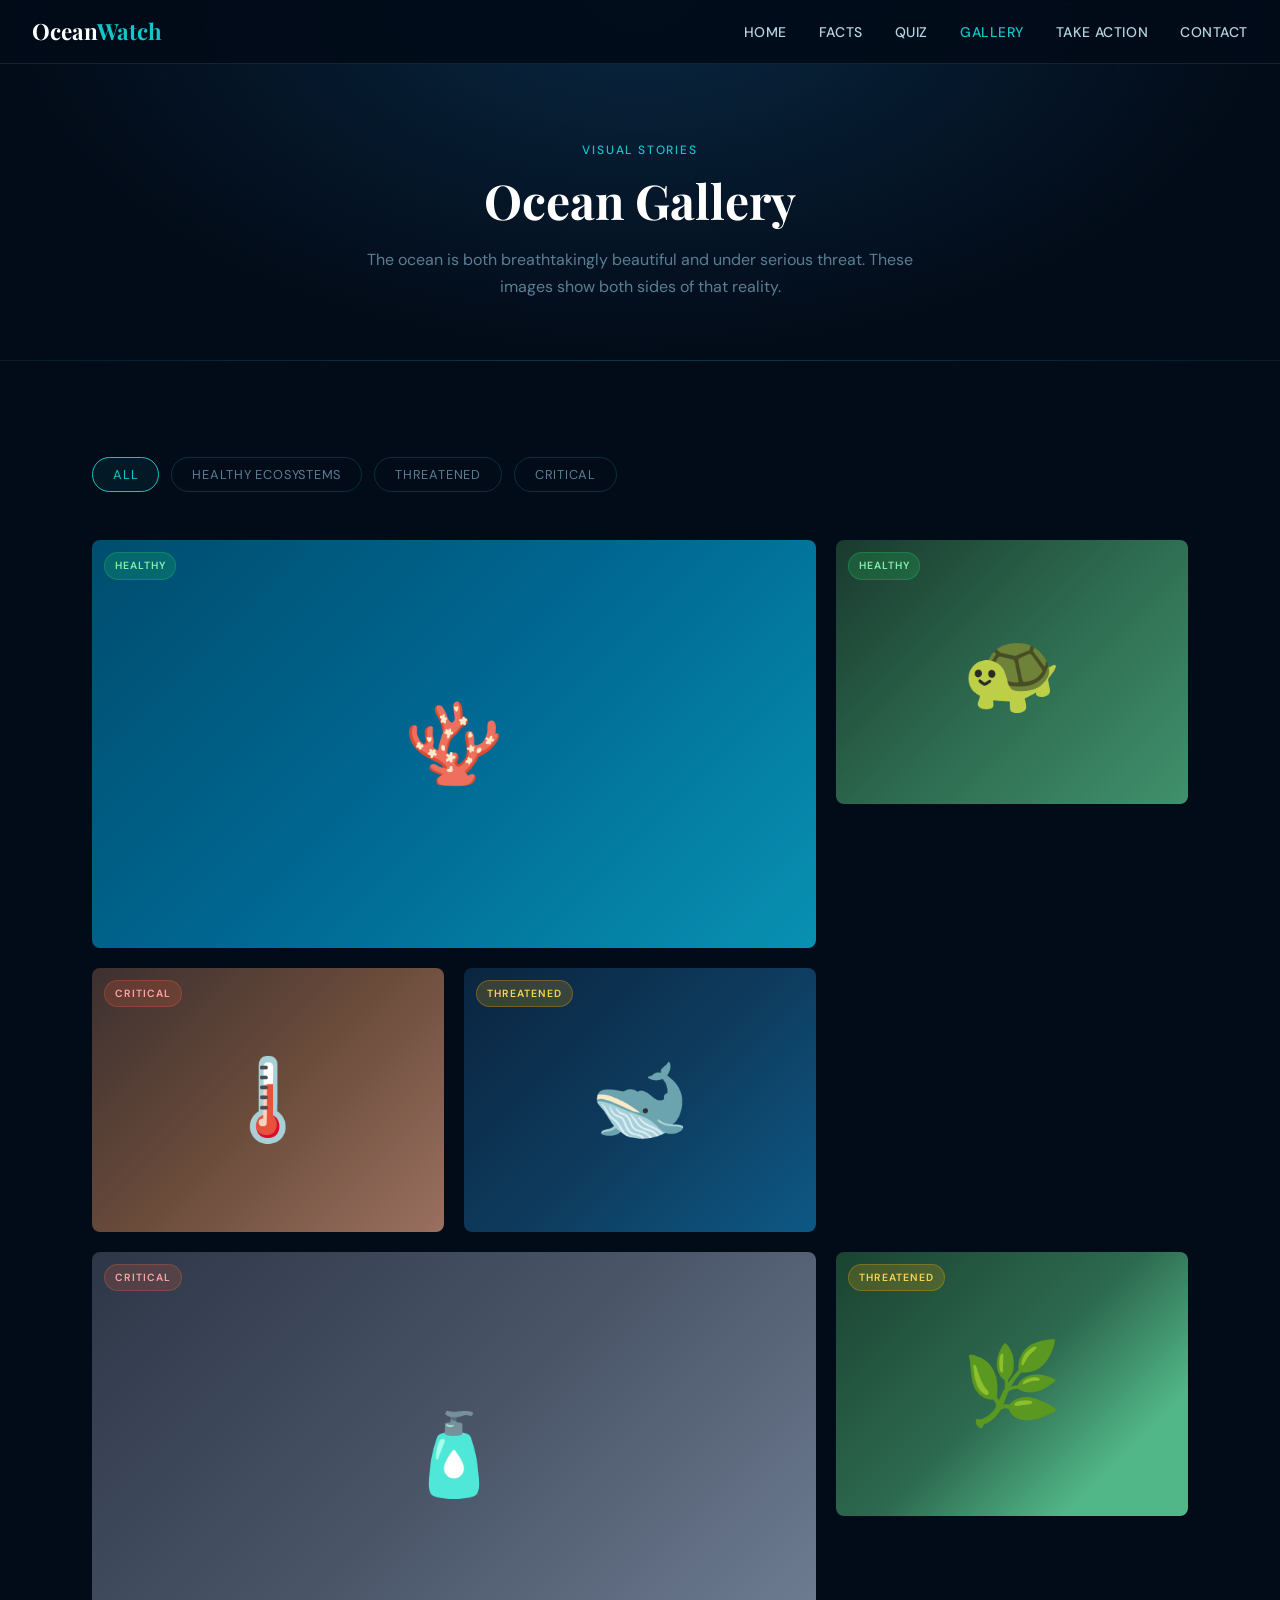
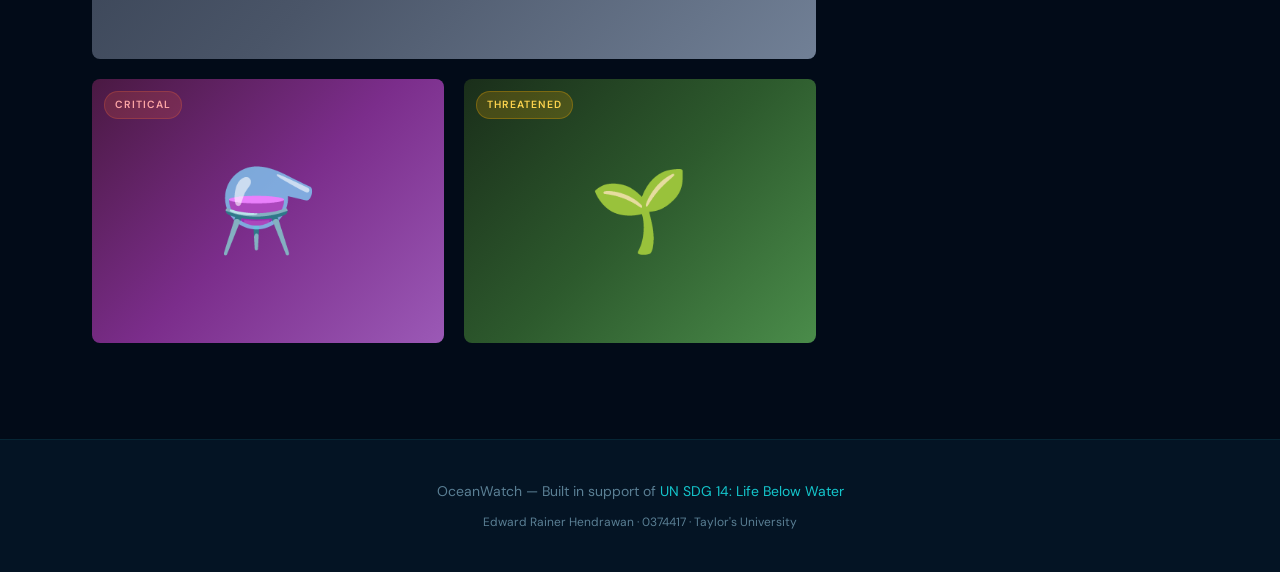
<file: gallery.html>
<!DOCTYPE html>
<html lang="en">
<head>
  <meta charset="UTF-8">
  <meta name="viewport" content="width=device-width, initial-scale=1.0">
  <title>Gallery — OceanWatch</title>
  <link rel="stylesheet" href="style.css">
  <style>
    .page-hero { padding: 140px 0 60px; background: radial-gradient(ellipse at 50% 0%, rgba(14,58,92,0.6) 0%, transparent 70%); border-bottom: 1px solid rgba(20,198,204,0.1); text-align: center; }

    .filter-bar {
      display: flex;
      gap: 0.75rem;
      margin-bottom: 3rem;
      flex-wrap: wrap;
    }

    .filter-btn {
      padding: 0.5rem 1.25rem;
      border-radius: 100px;
      border: 1px solid rgba(20,198,204,0.2);
      background: transparent;
      color: var(--muted);
      font-size: 0.8rem;
      letter-spacing: 0.06em;
      text-transform: uppercase;
      cursor: pointer;
      transition: all 0.2s;
      font-family: 'DM Sans', sans-serif;
    }

    .filter-btn:hover, .filter-btn.active {
      border-color: var(--glow);
      color: var(--glow);
      background: rgba(20,198,204,0.08);
    }

    .gallery-grid {
      display: grid;
      grid-template-columns: repeat(3, 1fr);
      gap: 1.25rem;
    }

    .gallery-item {
      position: relative;
      border-radius: 8px;
      overflow: hidden;
      aspect-ratio: 4/3;
      cursor: pointer;
      transition: transform 0.3s;
    }

    .gallery-item:nth-child(1) { grid-column: span 2; aspect-ratio: 16/9; }
    .gallery-item:nth-child(5) { grid-column: span 2; aspect-ratio: 16/9; }

    .gallery-item:hover { transform: scale(1.02); }
    .gallery-item:hover .gallery-overlay { opacity: 1; }

    .gallery-bg {
      width: 100%; height: 100%;
      display: flex;
      align-items: center;
      justify-content: center;
      font-size: 5rem;
      position: relative;
    }

    .gallery-overlay {
      position: absolute;
      inset: 0;
      background: linear-gradient(to top, rgba(2,11,24,0.95) 0%, rgba(2,11,24,0.3) 60%, transparent 100%);
      opacity: 0;
      transition: opacity 0.3s;
      display: flex;
      align-items: flex-end;
      padding: 1.25rem;
    }

    .gallery-item:hover .gallery-overlay { opacity: 1; }

    .gallery-info h4 { color: var(--white); font-size: 0.95rem; margin-bottom: 0.25rem; }
    .gallery-info p { color: var(--muted); font-size: 0.78rem; }

    .gallery-tag {
      position: absolute;
      top: 0.75rem; left: 0.75rem;
      font-size: 0.65rem;
      letter-spacing: 0.1em;
      text-transform: uppercase;
      padding: 0.25rem 0.6rem;
      border-radius: 100px;
      font-weight: 600;
    }

    .tag-healthy { background: rgba(34,197,94,0.2); color: #86efac; border: 1px solid rgba(34,197,94,0.3); }
    .tag-threatened { background: rgba(240,165,0,0.2); color: #fcd34d; border: 1px solid rgba(240,165,0,0.3); }
    .tag-critical { background: rgba(224,92,58,0.2); color: #fca5a5; border: 1px solid rgba(224,92,58,0.3); }

    /* colour themes for each card */
    .bg-reef    { background: linear-gradient(135deg, #004d6e 0%, #006994 50%, #0891b2 100%); }
    .bg-bleach  { background: linear-gradient(135deg, #3d3030 0%, #6b4c3b 50%, #9a7060 100%); }
    .bg-plastic { background: linear-gradient(135deg, #2d3748 0%, #4a5568 50%, #718096 100%); }
    .bg-turtle  { background: linear-gradient(135deg, #1a3a2e 0%, #2d6a4f 50%, #40916c 100%); }
    .bg-whale   { background: linear-gradient(135deg, #0a2540 0%, #0e3a5c 50%, #0d5885 100%); }
    .bg-kelp    { background: linear-gradient(135deg, #1b4332 0%, #2d6a4f 50%, #52b788 80%); }
    .bg-acidic  { background: linear-gradient(135deg, #4a1942 0%, #7b2d8b 50%, #9b59b6 100%); }
    .bg-mangrove{ background: linear-gradient(135deg, #1a2e1a 0%, #2d5a2d 50%, #4a8c4a 100%); }
  </style>
</head>
<body>

<nav>
  <a href="index.html" class="nav-logo">Ocean<span>Watch</span></a>
  <ul class="nav-links">
    <li><a href="index.html">Home</a></li>
    <li><a href="facts.html">Facts</a></li>
    <li><a href="quiz.html">Quiz</a></li>
    <li><a href="gallery.html" class="active">Gallery</a></li>
    <li><a href="action.html">Take Action</a></li>
    <li><a href="contact.html">Contact</a></li>
  </ul>
</nav>

<div class="page-hero">
  <div class="container">
    <span class="section-tag">Visual Stories</span>
    <h1 class="section-title">Ocean Gallery</h1>
    <p class="section-sub" style="margin: 0 auto;">The ocean is both breathtakingly beautiful and under serious threat. These images show both sides of that reality.</p>
  </div>
</div>

<section>
  <div class="container">
    <div class="filter-bar">
      <button class="filter-btn active">All</button>
      <button class="filter-btn">Healthy Ecosystems</button>
      <button class="filter-btn">Threatened</button>
      <button class="filter-btn">Critical</button>
    </div>

    <div class="gallery-grid">
      <div class="gallery-item fade-up-1">
        <div class="gallery-bg bg-reef">🪸</div>
        <span class="gallery-tag tag-healthy">Healthy</span>
        <div class="gallery-overlay">
          <div class="gallery-info">
            <h4>Vibrant Coral Reef Ecosystem</h4>
            <p>Coral reefs support 25% of all marine life despite covering less than 1% of the ocean floor.</p>
          </div>
        </div>
      </div>

      <div class="gallery-item fade-up-2">
        <div class="gallery-bg bg-turtle">🐢</div>
        <span class="gallery-tag tag-healthy">Healthy</span>
        <div class="gallery-overlay">
          <div class="gallery-info">
            <h4>Sea Turtle in Natural Habitat</h4>
            <p>Sea turtles have existed for over 100 million years, but all 7 species are now threatened or endangered.</p>
          </div>
        </div>
      </div>

      <div class="gallery-item fade-up-3">
        <div class="gallery-bg bg-bleach">🌡️</div>
        <span class="gallery-tag tag-critical">Critical</span>
        <div class="gallery-overlay">
          <div class="gallery-info">
            <h4>Coral Bleaching Event</h4>
            <p>When water is too warm, corals expel the algae living in their tissues and turn completely white — a sign of severe stress.</p>
          </div>
        </div>
      </div>

      <div class="gallery-item fade-up-1">
        <div class="gallery-bg bg-whale">🐋</div>
        <span class="gallery-tag tag-threatened">Threatened</span>
        <div class="gallery-overlay">
          <div class="gallery-info">
            <h4>Blue Whale Migration</h4>
            <p>The blue whale is the largest animal on Earth. Noise pollution and shipping traffic increasingly disrupt their communication and navigation.</p>
          </div>
        </div>
      </div>

      <div class="gallery-item fade-up-2">
        <div class="gallery-bg bg-plastic">🧴</div>
        <span class="gallery-tag tag-critical">Critical</span>
        <div class="gallery-overlay">
          <div class="gallery-info">
            <h4>Ocean Plastic Pollution</h4>
            <p>17 million metric tons of plastic entered the ocean in 2021. Microplastics are now found even in the deepest ocean trenches.</p>
          </div>
        </div>
      </div>

      <div class="gallery-item fade-up-3">
        <div class="gallery-bg bg-kelp">🌿</div>
        <span class="gallery-tag tag-threatened">Threatened</span>
        <div class="gallery-overlay">
          <div class="gallery-info">
            <h4>Kelp Forest</h4>
            <p>Kelp forests are among the most productive ecosystems on Earth, but warming waters are causing rapid decline in many regions.</p>
          </div>
        </div>
      </div>

      <div class="gallery-item fade-up-1">
        <div class="gallery-bg bg-acidic">⚗️</div>
        <span class="gallery-tag tag-critical">Critical</span>
        <div class="gallery-overlay">
          <div class="gallery-info">
            <h4>Ocean Acidification Impact</h4>
            <p>Increased CO₂ absorption is making the ocean 26% more acidic since the industrial revolution, dissolving the shells of marine organisms.</p>
          </div>
        </div>
      </div>

      <div class="gallery-item fade-up-2">
        <div class="gallery-bg bg-mangrove">🌱</div>
        <span class="gallery-tag tag-threatened">Threatened</span>
        <div class="gallery-overlay">
          <div class="gallery-info">
            <h4>Mangrove Coastline</h4>
            <p>Mangroves protect coastlines, store carbon, and serve as nurseries for countless marine species. 35% have been lost in the last 20 years.</p>
          </div>
        </div>
      </div>
    </div>
  </div>
</section>

<footer>
  <div class="container">
    <p>OceanWatch — Built in support of <a href="https://sdgs.un.org/goals/goal14">UN SDG 14: Life Below Water</a></p>
    <p style="margin-top:0.5rem; font-size:0.75rem;">Edward Rainer Hendrawan · 0374417 · Taylor's University</p>
  </div>
</footer>

<script>
  document.querySelectorAll('.filter-btn').forEach(btn => {
    btn.addEventListener('click', function() {
      document.querySelectorAll('.filter-btn').forEach(b => b.classList.remove('active'));
      this.classList.add('active');
    });
  });
</script>
</body>
</html>
</file>
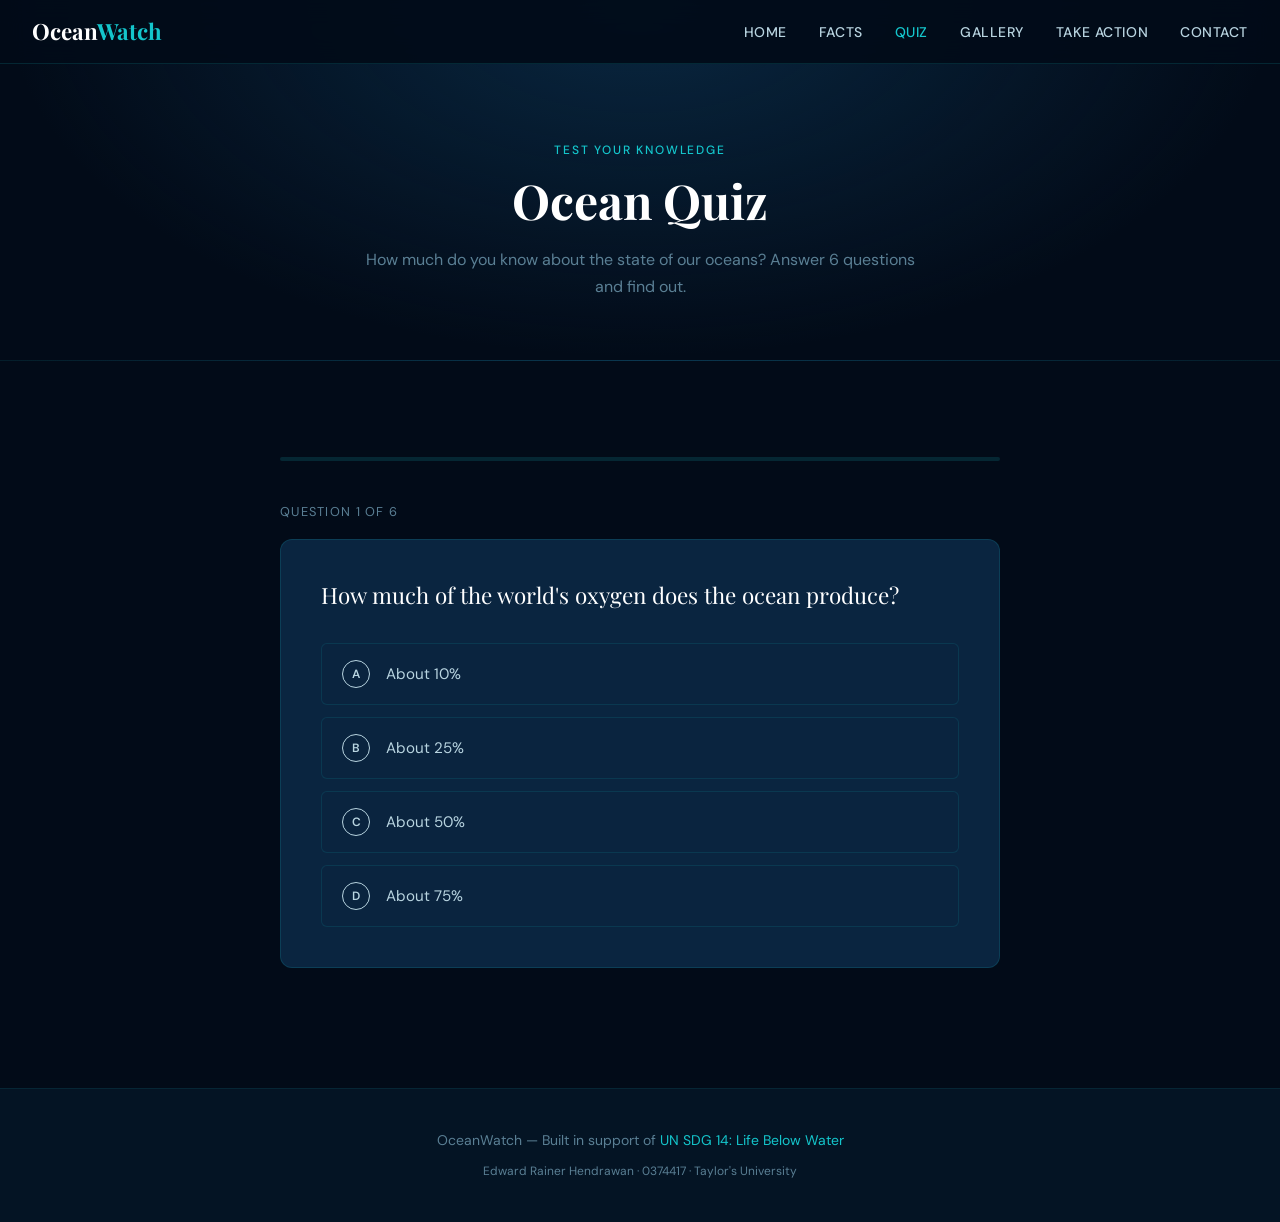
<file: quiz.html>
<!DOCTYPE html>
<html lang="en">
<head>
  <meta charset="UTF-8">
  <meta name="viewport" content="width=device-width, initial-scale=1.0">
  <title>Quiz — OceanWatch</title>
  <link rel="stylesheet" href="style.css">
  <style>
    .page-hero { padding: 140px 0 60px; background: radial-gradient(ellipse at 50% 0%, rgba(14,58,92,0.6) 0%, transparent 70%); border-bottom: 1px solid rgba(20,198,204,0.1); text-align: center; }

    .quiz-wrap { max-width: 720px; margin: 0 auto; }

    .progress-bar { height: 4px; background: rgba(20,198,204,0.15); border-radius: 2px; margin-bottom: 2.5rem; overflow: hidden; }
    .progress-fill { height: 100%; background: linear-gradient(90deg, var(--glow), var(--teal)); border-radius: 2px; transition: width 0.4s ease; }

    .q-counter { font-size: 0.8rem; color: var(--muted); text-transform: uppercase; letter-spacing: 0.1em; margin-bottom: 1rem; }

    .question-card {
      background: var(--ocean);
      border: 1px solid rgba(20,198,204,0.15);
      border-radius: 12px;
      padding: 2.5rem;
      margin-bottom: 1.5rem;
    }

    .question-text {
      font-family: 'Playfair Display', serif;
      font-size: 1.4rem;
      color: var(--white);
      line-height: 1.4;
      margin-bottom: 2rem;
    }

    .options { display: grid; gap: 0.75rem; }

    .option {
      display: flex;
      align-items: center;
      gap: 1rem;
      padding: 1rem 1.25rem;
      background: rgba(10,37,64,0.6);
      border: 1px solid rgba(20,198,204,0.12);
      border-radius: 6px;
      cursor: pointer;
      transition: all 0.2s;
      font-size: 0.95rem;
      color: var(--text);
    }

    .option:hover { border-color: rgba(20,198,204,0.4); color: var(--white); background: rgba(14,58,92,0.8); }

    .option.selected { border-color: var(--glow); color: var(--white); background: rgba(20,198,204,0.08); }
    .option.correct { border-color: #22c55e; background: rgba(34,197,94,0.1); color: #86efac; }
    .option.wrong { border-color: var(--danger); background: rgba(224,92,58,0.1); color: #fca5a5; }
    .option.disabled { pointer-events: none; }

    .option-letter {
      width: 28px; height: 28px;
      border: 1px solid currentColor;
      border-radius: 50%;
      display: flex;
      align-items: center;
      justify-content: center;
      font-size: 0.75rem;
      font-weight: 600;
      flex-shrink: 0;
    }

    .feedback-box {
      padding: 1rem 1.25rem;
      border-radius: 6px;
      margin-top: 1rem;
      font-size: 0.9rem;
      display: none;
    }

    .feedback-box.correct { background: rgba(34,197,94,0.1); border: 1px solid rgba(34,197,94,0.3); color: #86efac; }
    .feedback-box.wrong { background: rgba(224,92,58,0.1); border: 1px solid rgba(224,92,58,0.3); color: #fca5a5; }

    .quiz-nav { display: flex; justify-content: flex-end; margin-top: 1.5rem; }

    .score-card {
      background: var(--ocean);
      border: 1px solid rgba(20,198,204,0.2);
      border-radius: 12px;
      padding: 3rem;
      text-align: center;
      display: none;
    }

    .score-circle {
      width: 140px; height: 140px;
      border-radius: 50%;
      border: 4px solid var(--glow);
      display: flex;
      align-items: center;
      justify-content: center;
      flex-direction: column;
      margin: 0 auto 2rem;
      background: rgba(20,198,204,0.05);
    }

    .score-num {
      font-family: 'Playfair Display', serif;
      font-size: 3rem;
      font-weight: 900;
      color: var(--glow);
      line-height: 1;
    }

    .score-total { font-size: 0.8rem; color: var(--muted); }
    .score-msg { font-family: 'Playfair Display', serif; font-size: 1.5rem; color: var(--white); margin-bottom: 0.75rem; }
    .score-sub { color: var(--muted); margin-bottom: 2rem; }
  </style>
</head>
<body>

<nav>
  <a href="index.html" class="nav-logo">Ocean<span>Watch</span></a>
  <ul class="nav-links">
    <li><a href="index.html">Home</a></li>
    <li><a href="facts.html">Facts</a></li>
    <li><a href="quiz.html" class="active">Quiz</a></li>
    <li><a href="gallery.html">Gallery</a></li>
    <li><a href="action.html">Take Action</a></li>
    <li><a href="contact.html">Contact</a></li>
  </ul>
</nav>

<div class="page-hero">
  <div class="container">
    <span class="section-tag">Test Your Knowledge</span>
    <h1 class="section-title">Ocean Quiz</h1>
    <p class="section-sub" style="margin: 0 auto;">How much do you know about the state of our oceans? Answer 6 questions and find out.</p>
  </div>
</div>

<section>
  <div class="container">
    <div class="quiz-wrap">
      <div id="quiz-area">
        <div class="progress-bar"><div class="progress-fill" id="progress" style="width:0%"></div></div>
        <div class="q-counter" id="q-counter">Question 1 of 6</div>
        <div class="question-card">
          <div class="question-text" id="question-text"></div>
          <div class="options" id="options"></div>
          <div class="feedback-box" id="feedback"></div>
        </div>
        <div class="quiz-nav">
          <button class="btn btn-primary" id="next-btn" onclick="nextQuestion()" style="display:none;">Next Question →</button>
        </div>
      </div>
      <div class="score-card" id="score-card">
        <div class="score-circle">
          <span class="score-num" id="score-num">0</span>
          <span class="score-total" id="score-total">/ 6</span>
        </div>
        <div class="score-msg" id="score-msg"></div>
        <p class="score-sub" id="score-sub"></p>
        <button class="btn btn-primary" onclick="restartQuiz()">Try Again</button>
        <a href="facts.html" class="btn btn-outline" style="margin-left:1rem;">Read the Facts</a>
      </div>
    </div>
  </div>
</section>

<footer>
  <div class="container">
    <p>OceanWatch — Built in support of <a href="https://sdgs.un.org/goals/goal14">UN SDG 14: Life Below Water</a></p>
    <p style="margin-top:0.5rem; font-size:0.75rem;">Edward Rainer Hendrawan · 0374417 · Taylor's University</p>
  </div>
</footer>

<script>
  const questions = [
    {
      q: "How much of the world's oxygen does the ocean produce?",
      options: ["About 10%", "About 25%", "About 50%", "About 75%"],
      answer: 2,
      feedback: "Correct! The ocean produces approximately 50% of the Earth's oxygen and absorbs 25% of all CO₂ emissions. (Source: UNEP, 2024)"
    },
    {
      q: "How many metric tons of plastic entered the ocean in 2021?",
      options: ["5 million", "17 million", "50 million", "100 million"],
      answer: 1,
      feedback: "That's right — over 17 million metric tons of plastic entered the ocean in 2021 alone, and this is expected to double or triple by 2040. (Source: United Nations, 2024)"
    },
    {
      q: "What percentage of the world's coral reefs have been lost?",
      options: ["10%", "25%", "50%", "75%"],
      answer: 2,
      feedback: "Correct. 50% of the world's coral reefs have been lost due to warming, pollution, and overfishing. (Source: CUHK, 2024)"
    },
    {
      q: "By how much has ocean acidity increased since the industrial revolution?",
      options: ["5%", "10%", "26%", "50%"],
      answer: 2,
      feedback: "Ocean acidity has increased by 26% since the industrial revolution and could double or triple by 2100 if emissions are not reduced. (Source: Eurostat, 2024)"
    },
    {
      q: "What percentage of marine pollution comes from land-based human activities?",
      options: ["40%", "60%", "80%", "95%"],
      answer: 2,
      feedback: "80% of all marine and coastal pollution originates from land-based sources such as plastic waste, agricultural runoff, and industrial discharge. (Source: Joint SDG Fund, 2024)"
    },
    {
      q: "What fraction of the world's fish stocks are currently depleted?",
      options: ["One tenth", "One fifth", "One quarter", "One third"],
      answer: 3,
      feedback: "More than one third of global fish stocks are now overfished and depleted, threatening food security for billions of people. (Source: CUHK, 2024)"
    }
  ];

  let current = 0;
  let score = 0;
  let answered = false;

  function loadQuestion() {
    const q = questions[current];
    document.getElementById('q-counter').textContent = `Question ${current + 1} of ${questions.length}`;
    document.getElementById('progress').style.width = `${(current / questions.length) * 100}%`;
    document.getElementById('question-text').textContent = q.q;
    document.getElementById('feedback').style.display = 'none';
    document.getElementById('next-btn').style.display = 'none';
    answered = false;

    const letters = ['A', 'B', 'C', 'D'];
    const optionsEl = document.getElementById('options');
    optionsEl.innerHTML = '';
    q.options.forEach((opt, i) => {
      const btn = document.createElement('div');
      btn.className = 'option';
      btn.innerHTML = `<span class="option-letter">${letters[i]}</span>${opt}`;
      btn.onclick = () => selectAnswer(i);
      optionsEl.appendChild(btn);
    });
  }

  function selectAnswer(idx) {
    if (answered) return;
    answered = true;

    const q = questions[current];
    const options = document.querySelectorAll('.option');
    const feedback = document.getElementById('feedback');

    options.forEach(o => o.classList.add('disabled'));
    options[q.answer].classList.add('correct');

    if (idx === q.answer) {
      score++;
      feedback.className = 'feedback-box correct';
      feedback.textContent = '✓ ' + q.feedback;
    } else {
      options[idx].classList.add('wrong');
      feedback.className = 'feedback-box wrong';
      feedback.textContent = '✗ Not quite. ' + q.feedback;
    }

    feedback.style.display = 'block';
    document.getElementById('next-btn').style.display = 'inline-block';
    document.getElementById('next-btn').textContent = current < questions.length - 1 ? 'Next Question →' : 'See My Score';
  }

  function nextQuestion() {
    current++;
    if (current < questions.length) {
      loadQuestion();
    } else {
      showScore();
    }
  }

  function showScore() {
    document.getElementById('quiz-area').style.display = 'none';
    const card = document.getElementById('score-card');
    card.style.display = 'block';
    document.getElementById('score-num').textContent = score;
    document.getElementById('score-total').textContent = `/ ${questions.length}`;

    let msg, sub;
    if (score === questions.length) {
      msg = 'Ocean Expert! 🌊'; sub = 'Perfect score — you clearly care deeply about ocean health.';
    } else if (score >= 4) {
      msg = 'Well done!'; sub = 'You have a solid understanding of ocean issues. Check the Facts page to learn more.';
    } else if (score >= 2) {
      msg = 'Good effort!'; sub = 'There\'s more to discover. Head to the Facts page to learn about our oceans.';
    } else {
      msg = 'Keep learning!'; sub = 'The ocean needs people who understand it. Explore our Facts page to get started.';
    }

    document.getElementById('score-msg').textContent = msg;
    document.getElementById('score-sub').textContent = sub;
  }

  function restartQuiz() {
    current = 0; score = 0;
    document.getElementById('score-card').style.display = 'none';
    document.getElementById('quiz-area').style.display = 'block';
    loadQuestion();
  }

  loadQuestion();
</script>
</body>
</html>
</file>
<file: style.css>
@import url('https://fonts.googleapis.com/css2?family=Playfair+Display:wght@400;700;900&family=DM+Sans:wght@300;400;500&display=swap');

:root {
  --deep: #020b18;
  --abyss: #041424;
  --ocean: #0a2540;
  --mid: #0e3a5c;
  --teal: #0d7377;
  --glow: #14c6cc;
  --foam: #e8f4f8;
  --white: #ffffff;
  --accent: #f0a500;
  --danger: #e05c3a;
  --text: #b8d4e0;
  --muted: #5a7f94;
}

* { margin: 0; padding: 0; box-sizing: border-box; }
html { scroll-behavior: smooth; }

body {
  background: var(--deep);
  color: var(--text);
  font-family: 'DM Sans', sans-serif;
  font-size: 16px;
  line-height: 1.7;
  overflow-x: hidden;
}

nav {
  position: fixed;
  top: 0; left: 0; right: 0;
  z-index: 100;
  background: rgba(2, 11, 24, 0.92);
  backdrop-filter: blur(12px);
  border-bottom: 1px solid rgba(20, 198, 204, 0.15);
  padding: 0 2rem;
  display: flex;
  align-items: center;
  justify-content: space-between;
  height: 64px;
}

.nav-logo {
  font-family: 'Playfair Display', serif;
  font-size: 1.4rem;
  font-weight: 700;
  color: var(--white);
  text-decoration: none;
}

.nav-logo span { color: var(--glow); }

.nav-links { display: flex; gap: 2rem; list-style: none; }

.nav-links a {
  color: var(--text);
  text-decoration: none;
  font-size: 0.875rem;
  font-weight: 500;
  letter-spacing: 0.04em;
  text-transform: uppercase;
  transition: color 0.2s;
}

.nav-links a:hover, .nav-links a.active { color: var(--glow); }

.btn {
  display: inline-block;
  padding: 0.75rem 2rem;
  border-radius: 2px;
  font-family: 'DM Sans', sans-serif;
  font-size: 0.875rem;
  font-weight: 500;
  letter-spacing: 0.06em;
  text-transform: uppercase;
  text-decoration: none;
  cursor: pointer;
  transition: all 0.25s;
  border: none;
}

.btn-primary { background: var(--glow); color: var(--deep); }
.btn-primary:hover { background: var(--white); transform: translateY(-2px); box-shadow: 0 8px 24px rgba(20,198,204,0.3); }
.btn-outline { background: transparent; color: var(--glow); border: 1px solid var(--glow); }
.btn-outline:hover { background: var(--glow); color: var(--deep); transform: translateY(-2px); }

.section-tag {
  font-size: 0.75rem;
  font-weight: 500;
  letter-spacing: 0.15em;
  text-transform: uppercase;
  color: var(--glow);
  margin-bottom: 0.75rem;
  display: block;
}

.section-title {
  font-family: 'Playfair Display', serif;
  font-size: clamp(2rem, 4vw, 3rem);
  font-weight: 700;
  color: var(--white);
  line-height: 1.2;
  margin-bottom: 1rem;
}

.section-sub {
  color: var(--muted);
  font-size: 1rem;
  max-width: 560px;
  margin-bottom: 3rem;
}

.container { max-width: 1160px; margin: 0 auto; padding: 0 2rem; }
section { padding: 6rem 0; }

footer {
  background: var(--abyss);
  border-top: 1px solid rgba(20,198,204,0.1);
  padding: 2.5rem 0;
  text-align: center;
  color: var(--muted);
  font-size: 0.875rem;
}

footer a { color: var(--glow); text-decoration: none; }

@keyframes fadeUp {
  from { opacity: 0; transform: translateY(30px); }
  to { opacity: 1; transform: translateY(0); }
}
@keyframes float {
  0%, 100% { transform: translateY(0); }
  50% { transform: translateY(-10px); }
}

.fade-up { animation: fadeUp 0.8s ease forwards; }
.fade-up-1 { animation: fadeUp 0.8s 0.1s ease both; }
.fade-up-2 { animation: fadeUp 0.8s 0.2s ease both; }
.fade-up-3 { animation: fadeUp 0.8s 0.3s ease both; }
.fade-up-4 { animation: fadeUp 0.8s 0.4s ease both; }
</file>
